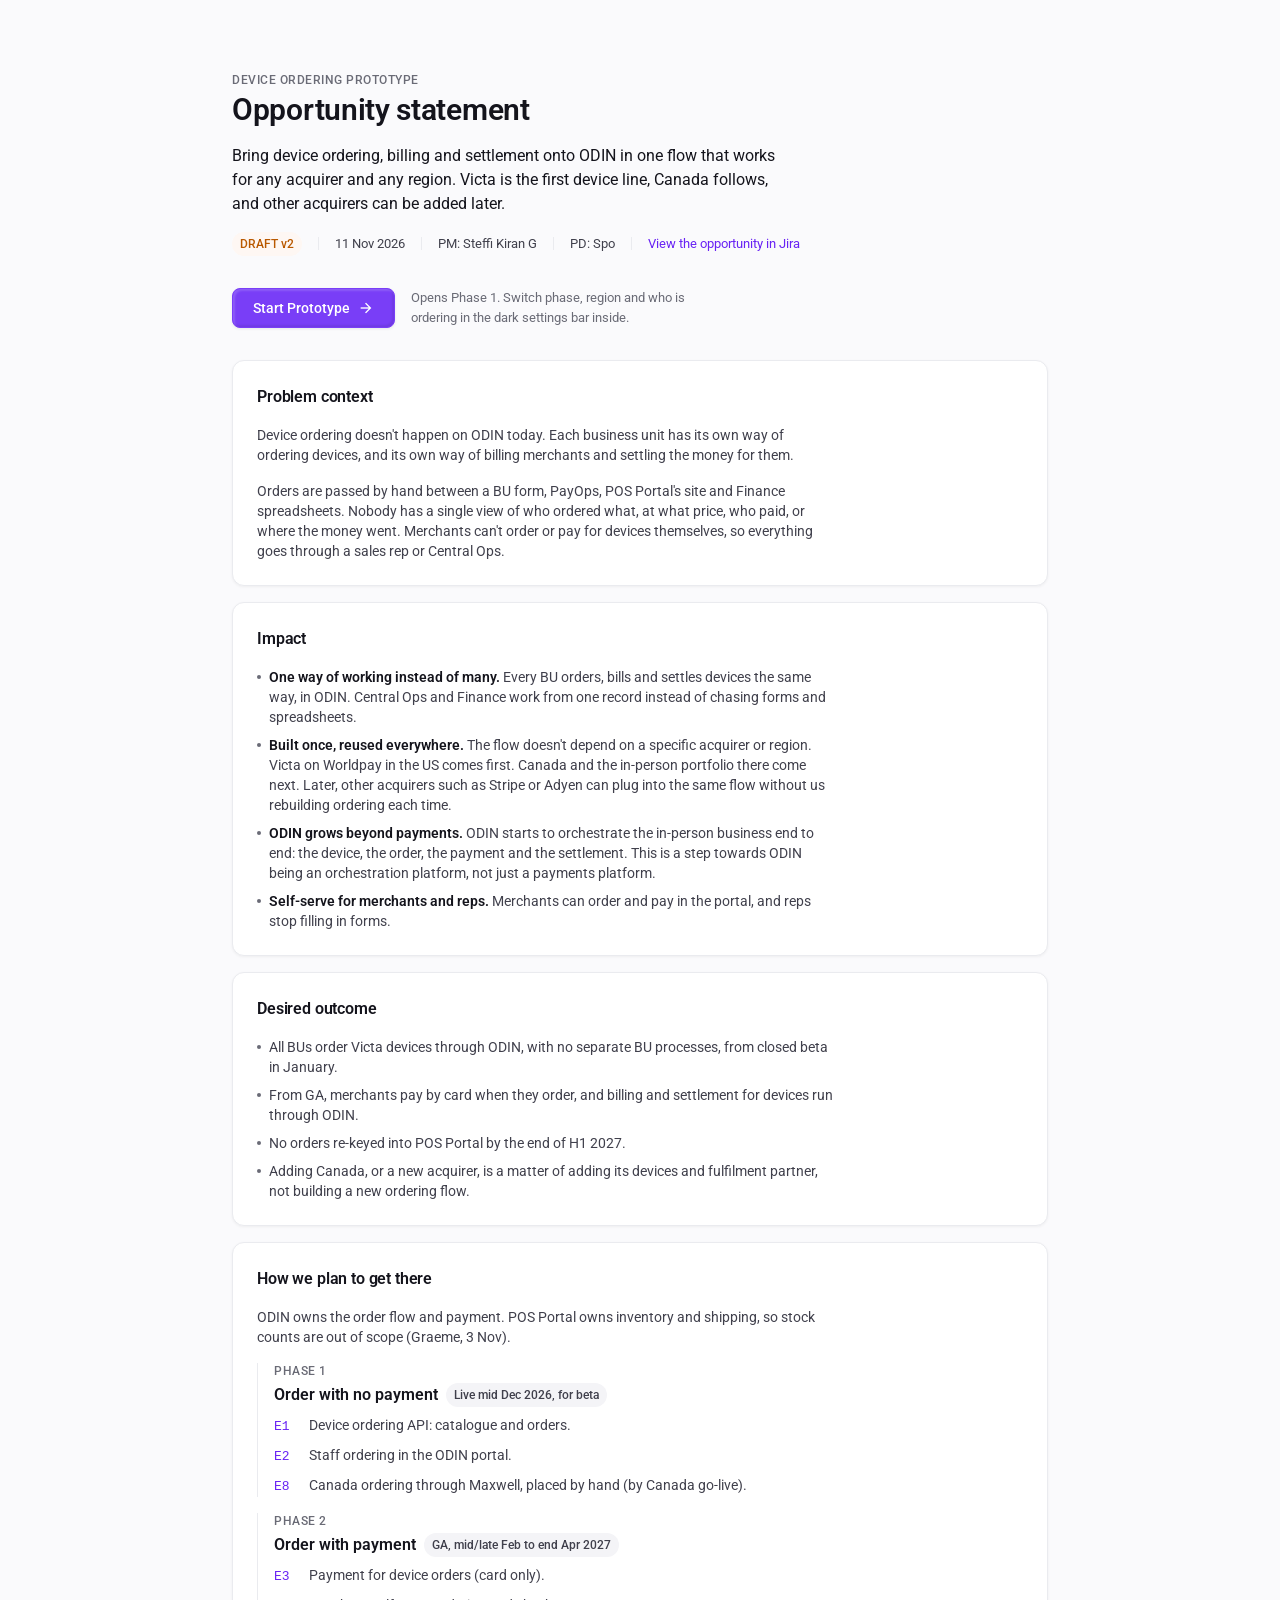
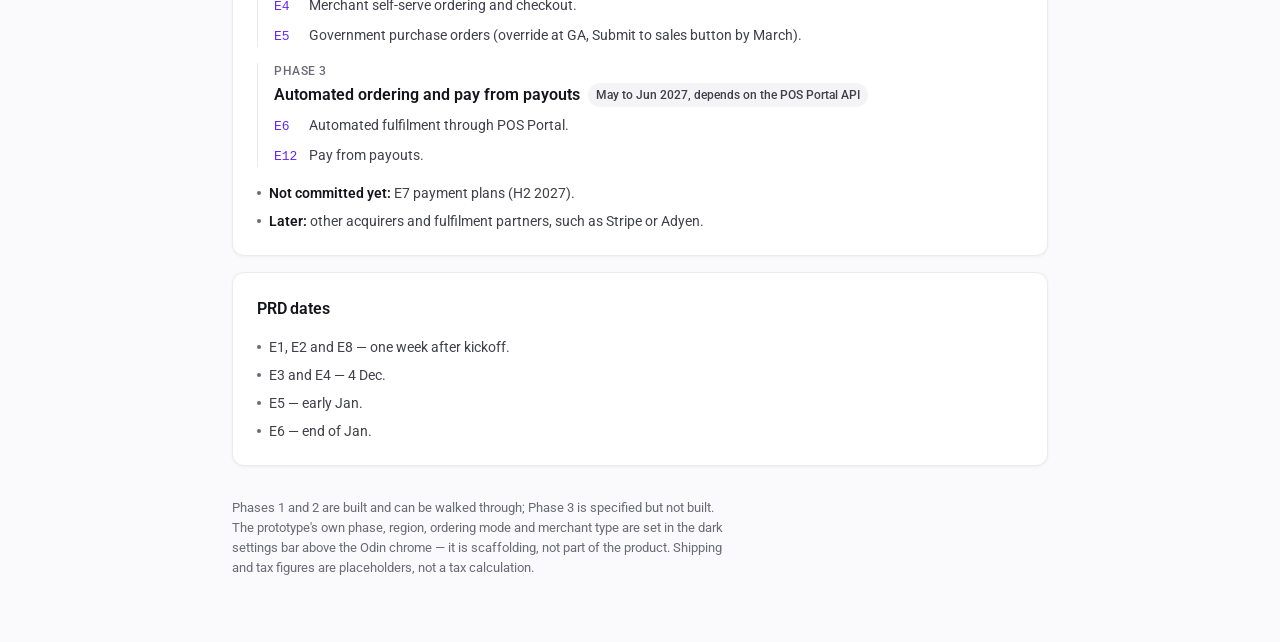
<file: index.html>
<!doctype html>
<html lang="en">
<head>
<meta charset="utf-8">
<meta name="viewport" content="width=device-width, initial-scale=1">
<title>Device ordering prototype · Odin</title>
<link rel="icon" href="assets/brand/logomark.png">
<link rel="preconnect" href="https://fonts.googleapis.com">
<link rel="preconnect" href="https://fonts.gstatic.com" crossorigin>
<link href="https://fonts.googleapis.com/css2?family=Roboto:wght@400;500;600;700&display=swap" rel="stylesheet">
<link href="https://fonts.googleapis.com/css2?family=Material+Symbols+Outlined:opsz,wght,FILL,GRAD@20..48,100..700,0..1,-50..200&display=block" rel="stylesheet">
<link rel="stylesheet" href="css/atlas.css">
<link rel="stylesheet" href="css/atlas-components.css">
<link rel="stylesheet" href="css/prototype-start.css">
</head>

<!-- No Odin shell and no css/styles.css: this page is the way into the
     prototype, not a screen inside Odin. -->
<body class="atlas">

<div class="proto">

  <header class="proto__head">
    <span class="proto__eyebrow">Device ordering prototype</span>
    <h1 class="t-page-title">Opportunity statement</h1>

    <p class="proto__lede t-body-large">
      Bring device ordering, billing and settlement onto ODIN in one flow that
      works for any acquirer and any region. Victa is the first device line,
      Canada follows, and other acquirers can be added later.
    </p>

    <!-- The parenthetical that followed the statement, broken out so the
         draft status and the owner are readable at a glance. -->
    <p class="proto__meta">
      <!-- Warning rather than neutral: the page background is
           surface-sunken (#fafafc) and the neutral badge is info-subtle
           (#f4f4f7), so a neutral pill here is invisible. The phase badges
           below keep neutral because they sit on white cards. -->
      <span class="badge badge--warning">DRAFT v2</span>
      <span>11 Nov 2026</span>
      <span>PM: Steffi Kiran G</span>
      <span>PD: Spo</span>
      <a class="link" href="https://clubessentialholdings.atlassian.net/jira/polaris/projects/OR/ideas/view/71aad5d5-98de-4488-871e-58b79aaa5617?selectedIssue=OR-57">View the opportunity in Jira</a>
    </p>

    <!-- The one way in. Always Phase 1, whatever was last used: the prototype
         bar inside takes over from here and can switch to Phase 2. -->
    <div class="proto__cta">
      <a class="btn btn--primary btn--large" href="devices.html?phase=1">
        Start Prototype<span class="ms" aria-hidden="true">arrow_forward</span>
      </a>
      <span class="t-body-small t-subtle">Opens Phase 1. Switch phase, region and who is ordering in the dark settings bar inside.</span>
    </div>
  </header>

  <div class="proto__sections">

    <section class="card card--hero proto-section" aria-labelledby="problem-title">
      <h2 class="t-card-title" id="problem-title">Problem context</h2>
      <p>
        Device ordering doesn't happen on ODIN today. Each business unit has
        its own way of ordering devices, and its own way of billing merchants
        and settling the money for them.
      </p>
      <p>
        Orders are passed by hand between a BU form, PayOps, POS Portal's site
        and Finance spreadsheets. Nobody has a single view of who ordered what,
        at what price, who paid, or where the money went. Merchants can't order
        or pay for devices themselves, so everything goes through a sales rep
        or Central Ops.
      </p>
    </section>

    <section class="card card--hero proto-section" aria-labelledby="impact-title">
      <h2 class="t-card-title" id="impact-title">Impact</h2>
      <ul class="proto-list">
        <li><strong>One way of working instead of many.</strong> Every BU
          orders, bills and settles devices the same way, in ODIN. Central Ops
          and Finance work from one record instead of chasing forms and
          spreadsheets.</li>
        <li><strong>Built once, reused everywhere.</strong> The flow doesn't
          depend on a specific acquirer or region. Victa on Worldpay in the US
          comes first. Canada and the in-person portfolio there come next.
          Later, other acquirers such as Stripe or Adyen can plug into the same
          flow without us rebuilding ordering each time.</li>
        <li><strong>ODIN grows beyond payments.</strong> ODIN starts to
          orchestrate the in-person business end to end: the device, the order,
          the payment and the settlement. This is a step towards ODIN being an
          orchestration platform, not just a payments platform.</li>
        <li><strong>Self-serve for merchants and reps.</strong> Merchants can
          order and pay in the portal, and reps stop filling in forms.</li>
      </ul>
    </section>

    <section class="card card--hero proto-section" aria-labelledby="outcome-title">
      <h2 class="t-card-title" id="outcome-title">Desired outcome</h2>
      <ul class="proto-list">
        <li>All BUs order Victa devices through ODIN, with no separate BU
          processes, from closed beta in January.</li>
        <li>From GA, merchants pay by card when they order, and billing and
          settlement for devices run through ODIN.</li>
        <li>No orders re-keyed into POS Portal by the end of H1 2027.</li>
        <li>Adding Canada, or a new acquirer, is a matter of adding its devices
          and fulfilment partner, not building a new ordering flow.</li>
      </ul>
    </section>

    <section class="card card--hero proto-section" aria-labelledby="plan-title">
      <h2 class="t-card-title" id="plan-title">How we plan to get there</h2>
      <p>
        ODIN owns the order flow and payment. POS Portal owns inventory and
        shipping, so stock counts are out of scope (Graeme, 3 Nov).
      </p>

      <div class="plan">

        <div class="plan__phase">
          <div class="plan__head">
            <span class="proto__eyebrow">Phase 1</span>
            <h3 class="plan__name">Order with no payment</h3>
            <span class="badge badge--neutral">Live mid Dec 2026, for beta</span>
          </div>
          <ul class="proto-list proto-list--epics">
            <li><span class="epic">E1</span> Device ordering API: catalogue and orders.</li>
            <li><span class="epic">E2</span> Staff ordering in the ODIN portal.</li>
            <li><span class="epic">E8</span> Canada ordering through Maxwell, placed by hand (by Canada go-live).</li>
          </ul>
        </div>

        <div class="plan__phase">
          <div class="plan__head">
            <span class="proto__eyebrow">Phase 2</span>
            <h3 class="plan__name">Order with payment</h3>
            <span class="badge badge--neutral">GA, mid/late Feb to end Apr 2027</span>
          </div>
          <ul class="proto-list proto-list--epics">
            <li><span class="epic">E3</span> Payment for device orders (card only).</li>
            <li><span class="epic">E4</span> Merchant self-serve ordering and checkout.</li>
            <li><span class="epic">E5</span> Government purchase orders (override at GA, Submit to sales button by March).</li>
          </ul>
        </div>

        <div class="plan__phase">
          <div class="plan__head">
            <span class="proto__eyebrow">Phase 3</span>
            <h3 class="plan__name">Automated ordering and pay from payouts</h3>
            <span class="badge badge--neutral">May to Jun 2027, depends on the POS Portal API</span>
          </div>
          <ul class="proto-list proto-list--epics">
            <li><span class="epic">E6</span> Automated fulfilment through POS Portal.</li>
            <li><span class="epic">E12</span> Pay from payouts.</li>
          </ul>
        </div>

      </div>

      <ul class="proto-list">
        <li><strong>Not committed yet:</strong> E7 payment plans (H2 2027).</li>
        <li><strong>Later:</strong> other acquirers and fulfilment partners,
          such as Stripe or Adyen.</li>
      </ul>
    </section>

    <section class="card card--hero proto-section" aria-labelledby="prd-title">
      <h2 class="t-card-title" id="prd-title">PRD dates</h2>
      <ul class="proto-list">
        <li>E1, E2 and E8 — one week after kickoff.</li>
        <li>E3 and E4 — 4 Dec.</li>
        <li>E5 — early Jan.</li>
        <li>E6 — end of Jan.</li>
      </ul>
    </section>

  </div>

  <p class="proto__foot t-body-small">
    Phases 1 and 2 are built and can be walked through; Phase 3 is specified
    but not built. The prototype's own phase, region, ordering mode and
    merchant type are set in the dark settings bar above the Odin chrome — it
    is scaffolding, not part of the product. Shipping and tax figures are
    placeholders, not a tax calculation.
  </p>

</div>

</body>
</html>
</file>
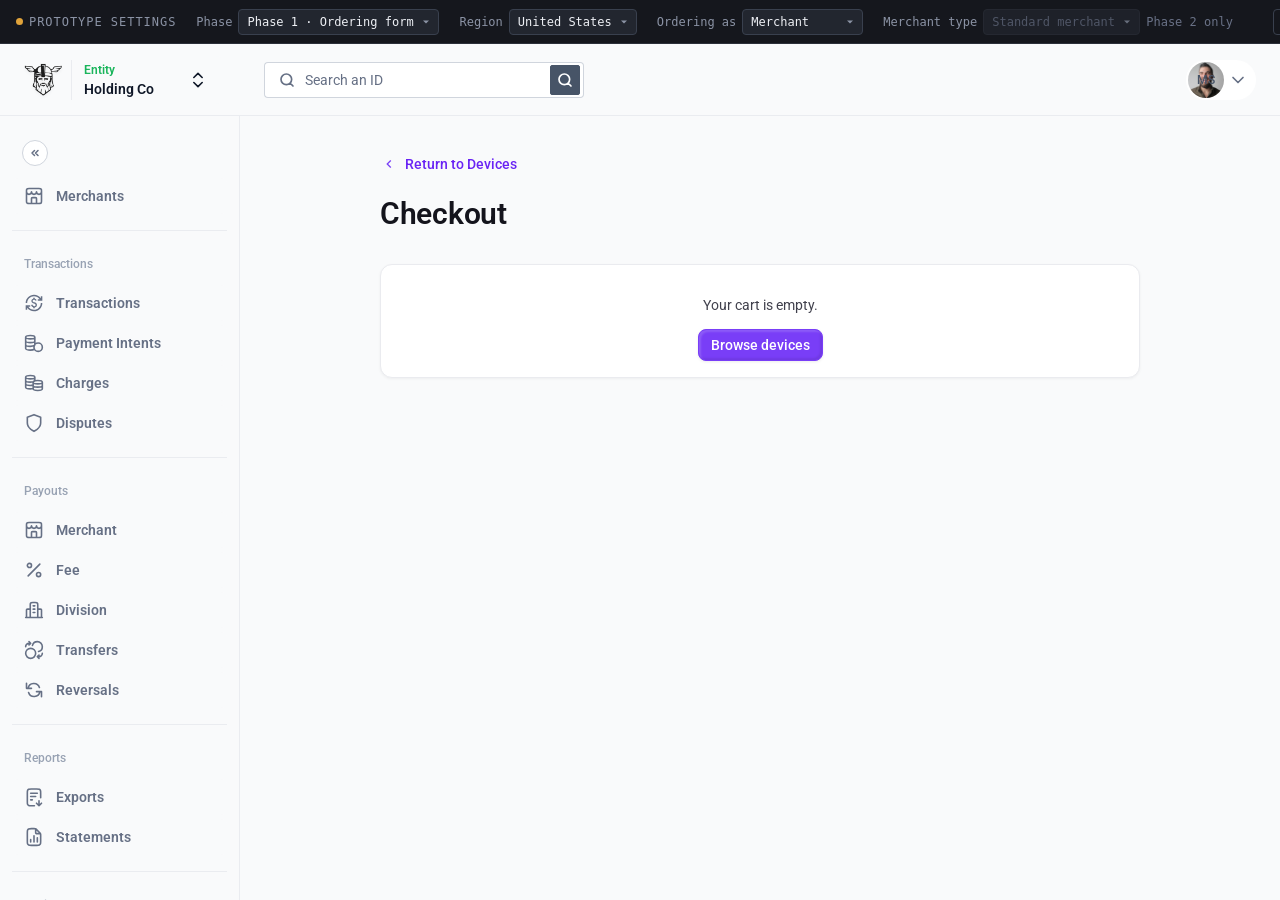
<file: checkout.html>
<!doctype html>
<html lang="en">
<head>
<meta charset="utf-8">
<meta name="viewport" content="width=device-width, initial-scale=1">
<title>Checkout · Odin</title>
<link rel="icon" href="assets/brand/logomark.png">
<link rel="preconnect" href="https://fonts.googleapis.com">
<link rel="preconnect" href="https://fonts.gstatic.com" crossorigin>
<link href="https://fonts.googleapis.com/css2?family=Roboto:wght@400;500;600;700&display=swap" rel="stylesheet">
<link href="https://fonts.googleapis.com/css2?family=Material+Symbols+Outlined:opsz,wght,FILL,GRAD@20..48,100..700,0..1,-50..200&display=block" rel="stylesheet">
<link rel="stylesheet" href="css/styles.css">
<link rel="stylesheet" href="css/atlas.css">
<link rel="stylesheet" href="css/atlas-components.css">
<link rel="stylesheet" href="css/order.css">
<link rel="stylesheet" href="css/prototype-bar.css">
</head>
<body>

<div id="shell-root"></div>

<!-- Moved into the Odin content area by renderShell(). -->
<template id="page-template">
  <div class="atlas">
    <div id="view"></div>
  </div>
</template>

<script src="js/shell.js"></script>
<script src="js/devices-catalogue.js"></script>
<script src="js/order.js"></script>
<script src="js/prototype-bar.js"></script>
<script>
renderShell('device-list').append(document.getElementById('page-template').content);

const view = document.getElementById('view');
let editingAddress = false;

/* ---------- Empty cart ---------- */

function renderEmpty() {
  view.innerHTML =
    '<main class="page page--narrow">' +
    '<a class="btn btn--tertiary back-link" href="order.html">' +
      '<span class="ms" aria-hidden="true">chevron_left</span>Return to Devices' +
    '</a>' +
      '<div class="page__head"><h1 class="t-page-title">Checkout</h1></div>' +
      '<div class="card" style="text-align:center">' +
        '<p class="t-secondary">Your cart is empty.</p>' +
        '<a class="btn btn--primary" href="order.html">Browse devices</a>' +
      '</div>' +
    '</main>';
}

/* ---------- Address ---------- */

function addressBlock() {
  const a = currentAddress();
  if (!editingAddress) {
    return '<div class="address">' +
      '<div class="address__block">' +
        addressLines(a).map(function (l) { return '<span>' + esc(l) + '</span>'; }).join('') +
      '</div>' +
      '<div><button class="btn btn--secondary btn--small" type="button" id="edit-address">' +
        '<span class="ms" aria-hidden="true">edit</span>Edit address</button></div>' +
    '</div>';
  }
  function field(id, label, value, full, placeholder) {
    return '<label class="field' + (full ? ' field--full' : '') + '">' +
      '<span class="field__label">' + esc(label) + '</span>' +
      '<span class="input"><input id="' + id + '" type="text" value="' + esc(value) + '"' +
        (placeholder ? ' placeholder="' + esc(placeholder) + '"' : '') + '></span>' +
    '</label>';
  }

  /* The two fields that differ between the regions. The United States takes a
     State and a ZIP code, Canada a Province and a Postal code — different
     words for different things, not a relabelling, which is why the list
     behind the picker comes from the region too. The picker holds the
     two-letter code, which is what the address block already prints. */
  const r = currentRegion();
  const subdivisionOpts = ['<option value="">Select a ' + esc(r.subdivisionLabel.toLowerCase()) + '…</option>']
    .concat(r.subdivisions.map(function (pair) {
      return '<option value="' + esc(pair[0]) + '"' + (pair[0] === a.region ? ' selected' : '') + '>' +
        esc(pair[1]) + '</option>';
    })).join('');

  return '<div class="address">' +
    '<div class="form-grid">' +
      field('addr-company', 'Company name', a.company, true) +
      field('addr-line1', 'Address line 1', a.line1, true) +
      field('addr-line2', 'Address line 2', a.line2, true) +
      field('addr-city', 'City', a.city) +
      '<label class="field"><span class="field__label">' + esc(r.subdivisionLabel) + '</span>' +
        '<span class="input"><select id="addr-region">' + subdivisionOpts + '</select>' +
        '<span class="ms ms--secondary" aria-hidden="true">keyboard_arrow_down</span></span></label>' +
      field('addr-postcode', r.postcodeLabel, a.postcode, false, r.postcodePlaceholder) +
      /* The country is the region, so it is shown rather than asked for:
         letting it be typed would let the address contradict the setting that
         decides the devices, the currency and these very fields. */
      '<label class="field"><span class="field__label">Country</span>' +
        '<span class="input input--readonly"><input id="addr-country" type="text" readonly value="' +
          esc(r.country) + '"></span>' +
        '<span class="field__helper">Set by the Region in the prototype bar.</span></label>' +
    '</div>' +
    '<div style="display:flex;gap:var(--space-gap-related)">' +
      '<button class="btn btn--primary btn--small" type="button" id="save-address">Save address</button>' +
      '<button class="btn btn--tertiary btn--small" type="button" id="reset-address">Reset to business address</button>' +
    '</div>' +
  '</div>';
}

/* ---------- Ordering for ---------- */

/* The Merchant / Internal ops switch used to live here. It is a prototype
   setting rather than something a real user would toggle mid-checkout, so it
   moved to the bar at the top of the page; this card keeps only the pickers
   that an ops user genuinely fills in. */
function orderingForBlock() {
  const ops = state.mode === 'ops';
  const business = businessByName(state.business);

  let picker;
  if (!ops) {
    picker = '<div class="address__block">' +
      '<span class="line__name">' + esc(state.merchant) + '</span>' +
      '<span>' + esc(state.business) + '</span>' +
    '</div>';
  } else {
    const businessOpts = BUSINESSES.map(function (b) {
      return '<option' + (b.name === state.business ? ' selected' : '') + '>' + esc(b.name) + '</option>';
    }).join('');
    const merchantOpts = ['<option value="">Select a merchant…</option>'].concat(
      business.merchants.map(function (m) {
        return '<option' + (m === state.merchant ? ' selected' : '') + '>' + esc(m) + '</option>';
      })
    ).join('');
    picker =
      '<label class="field"><span class="field__label">Business</span>' +
        '<span class="input"><select id="pick-business">' + businessOpts + '</select>' +
        '<span class="ms ms--secondary" aria-hidden="true">keyboard_arrow_down</span></span></label>' +
      '<label class="field"><span class="field__label">Merchant <span class="field__required" aria-hidden="true">*</span></span>' +
        '<span class="input"><select id="pick-merchant">' + merchantOpts + '</select>' +
        '<span class="ms ms--secondary" aria-hidden="true">keyboard_arrow_down</span></span>' +
        (merchantMissing() ? '<span class="field__helper field__helper--error"><span class="ms" aria-hidden="true">error</span>Choose the merchant this order is for.</span>' : '') +
      '</label>';
  }

  return '<section class="card"><h2 class="t-card-title">Ordering for</h2>' +
    '<div style="display:flex;flex-direction:column;gap:var(--space-gap-group);margin-top:var(--space-gap-group)">' +
      picker +
    '</div></section>';
}

function merchantMissing() {
  return state.mode === 'ops' && !state.merchant;
}

/* ---------- Totals ---------- */

function row(key, val, cls) {
  return '<div class="row' + (cls ? ' ' + cls : '') + '">' +
    '<span class="row__key">' + key + '</span>' +
    '<span class="row__val">' + val + '</span></div>';
}

/* Phase 1 shows what an order would cost and then cancels it; Phase 2 shows
   what is actually being charged. The discount row only appears when there is
   a discount, so the two read as the same summary with different inputs. */
function summaryBlock(t) {
  const rows = [row('Subtotal', esc(money(t.subtotal)))];

  if (t.discount > 0) {
    rows.push(row('BETA discount (100%)', '−' + esc(money(t.discount)), 'summary__discount'));
  }

  if (isPhase2()) {
    rows.push(row('Shipping', esc(money(t.shipping))));
    rows.push(row(esc(t.taxLabel), t.taxNote
      ? '<span class="t-subtle">' + esc(t.taxNote) + '</span>'
      : esc(money(t.tax))));
  } else {
    rows.push(row('Shipping', '<span class="t-subtle">Free during beta</span>'));
    rows.push(row('Tax', '<span class="t-subtle">' + esc(money(0)) + '</span>'));
  }

  return '<div class="summary">' + rows.join('') +
    '<hr class="divider">' +
    row(isPhase2() ? 'Total due' : 'Payment total', esc(money(t.total)), 'summary__grand') +
    (isPhase2()
      ? '<p class="t-caption t-subtle" style="margin:var(--space-gap-related) 0 0">' +
        'Shipping and tax are indicative placeholder rates, not a tax calculation.</p>'
      : '') +
  '</div>';
}

/* ---------- Payment ----------

   NO CARD DATA IS STORED. The fields below are inert mocks: nothing typed into
   them is written to state, to localStorage, to the order record or to the
   console. They are read once, at submit, to check they are not empty, and are
   then discarded — which also means a re-render (editing the address, closing
   the cart dialog) clears them, and they have to be typed again.

   This is NOT the pattern for the real build. Production Odin must use the
   payment provider's hosted or tokenised fields so that a card number never
   enters Odin's DOM at all. */

const CARD_FIELDS = [
  { id: 'card-name', label: 'Name on card', placeholder: 'As printed on the card', full: true },
  { id: 'card-number', label: 'Card number', placeholder: '4242 4242 4242 4242', full: true },
  { id: 'card-expiry', label: 'Expiry', placeholder: 'MM / YY' },
  { id: 'card-cvc', label: 'Security code', placeholder: 'CVC' }
];

let cardError = false;

function cardFieldsBlock() {
  const fields = CARD_FIELDS.map(function (f) {
    return '<label class="field' + (f.full ? ' field--full' : '') + '">' +
      '<span class="field__label">' + esc(f.label) + '</span>' +
      '<span class="input"><input id="' + f.id + '" type="text" autocomplete="off" ' +
        'spellcheck="false" placeholder="' + esc(f.placeholder) + '"></span>' +
    '</label>';
  }).join('');

  /* The on-screen "do not enter real card details" notice was removed on the
     user's instruction. The guarantee it described still holds, and is enforced
     here and in the submit handler rather than by that notice. */
  return '<div class="pay-card">' +
    '<div class="form-grid">' + fields + '</div>' +
    (cardError
      ? '<p class="field__helper field__helper--error" style="margin-top:var(--space-gap-related)">' +
        '<span class="ms" aria-hidden="true">error</span>Fill the card fields to continue.</p>'
      : '') +
  '</div>';
}

function paymentBlock(t) {
  /* A government entity pays nothing in Odin, so there is no payment step at
     all — flow.md Phase 2, step 3. */
  if (isGovernment()) {
    return '<section class="card">' +
      '<h2 class="t-card-title">Place order</h2>' +
      '<div class="callout callout--info" style="margin-top:var(--space-gap-group)">' +
        '<span class="ms" aria-hidden="true">receipt_long</span>' +
        '<span class="callout__body">' +
          '<span class="callout__text">This order goes to your sales rep for review and will ' +
          'provide a purchase order for approval and then an invoice.</span>' +
        '</span>' +
      '</div>' +
    '</section>';
  }

  /* Card only. The Pay by card / Deduct from next month's payout choice was
     removed on the user's instruction, so a standard merchant goes straight to
     the card fields. effectivePaymentMethod() in js/order.js is what makes a
     'payout' left in stored state harmless. */
  return '<section class="card">' +
    '<h2 class="t-card-title">Payment</h2>' +
    cardFieldsBlock() +
  '</section>';
}

/* The banner above the order. Phase 1 explains why nothing is charged; Phase 2
   has a real amount, so it explains what happens on submit instead. */
function headerCallout(t) {
  if (!isPhase2()) {
    return '<div class="callout callout--info">' +
      '<span class="ms" aria-hidden="true">info</span>' +
      '<span class="callout__body">' +
        '<span class="callout__title">No payment is taken during beta</span>' +
        '<span class="callout__text">A 100% beta discount brings the payment total to ' + esc(money(0)) +
        '. Operations is emailed when you submit, and fulfils the order outside Odin.</span>' +
      '</span>' +
    '</div>';
  }

  if (isGovernment()) {
    return '<div class="callout callout--info">' +
      '<span class="ms" aria-hidden="true">info</span>' +
      '<span class="callout__body">' +
        '<span class="callout__title">Government entity order</span>' +
        '<span class="callout__text">Submitting sends this to your sales rep rather than ' +
        'taking payment. The purchase order and invoice are handled outside Odin.</span>' +
      '</span>' +
    '</div>';
  }

  /* Phase 2, standard merchant: nothing. The callout that stood here was
     removed on the user's instruction. `.checkout__right` is a flex column
     with a gap, so an empty string leaves no hole. */
  return '';
}

function submitLabel() {
  if (isGovernment()) return 'Submit to sales rep';
  if (isPhase2()) return 'Pay and submit order';
  return 'Submit order';
}

/* ---------- Checkout ---------- */

function renderCheckout() {
  const t = totals();

  const lineup = t.lines.map(function (l) {
    return '<img src="' + esc(l.device.image) + '" alt="">';
  }).join('');

  const lines = t.lines.map(function (l) {
    return '<div class="line">' +
      '<span class="line__qty">' + l.qty + ' ×</span>' +
      '<span class="line__body">' +
        '<span class="line__name">' + esc(l.device.name) + '</span><br>' +
        '<span class="t-body-small t-secondary">' + esc(money(l.device.price)) + ' each</span>' +
      '</span>' +
      '<span class="line__total">' + esc(money(l.lineTotal)) + '</span>' +
    '</div>';
  }).join('<hr class="divider">');

  const summary = summaryBlock(t);

  view.innerHTML =
    '<div class="page">' +
    /* Same way back as the detail page: neither is reachable from the nav. */
    '<a class="btn btn--tertiary back-link" href="order.html">' +
      '<span class="ms" aria-hidden="true">chevron_left</span>Return to Devices' +
    '</a>' +
    '<div class="page__head"><h1 class="t-page-title">Checkout</h1></div>' +
    '<div class="checkout">' +
      '<div class="checkout__left"><div class="checkout__left-inner">' +
        '<div style="display:flex;align-items:flex-start;justify-content:space-between;gap:var(--space-gap-group)">' +
          '<div>' +
            '<p class="t-label t-secondary" style="margin:0;text-transform:uppercase">Device order</p>' +
            '<p class="checkout__total" style="margin:var(--space-gap-pair) 0 0">' + esc(money(t.total)) + '</p>' +
          '</div>' +
          '<button class="btn btn--secondary" type="button" id="edit-order">Edit order</button>' +
        '</div>' +
        '<div class="lineup">' + lineup + '</div>' +
        lines +
        '<hr class="divider" style="margin:var(--space-gap-group) 0">' +
        summary +
      '</div></div>' +

      '<div class="checkout__right">' +
        headerCallout(t) +

        orderingForBlock() +

        /* All three fields are optional, in both modes — the description says
           so. Nothing here gates submit. */
        '<section class="card">' +
          '<h2 class="t-card-title">Delivery Contact Information</h2>' +
          '<p class="t-body-small t-subtle" style="margin:var(--space-gap-pair) 0 var(--space-gap-group)">Optionally add contact information for delivery updates.</p>' +
          '<div class="form-grid">' +
            '<label class="field field--full"><span class="field__label">Recipient’s name</span>' +
              '<span class="input"><input id="recipient" type="text" value="' + esc(state.contact.recipient) + '" placeholder="Who should we address it to?"></span></label>' +
            '<label class="field field--full"><span class="field__label">Email</span>' +
              '<span class="input"><input id="email" type="email" value="' + esc(state.contact.email) + '" placeholder="name@example.com"></span>' +
              '<span class="field__helper">Used for delivery updates only.</span></label>' +
            '<label class="field field--full"><span class="field__label">Contact phone number</span>' +
              '<span class="input"><input id="phone" type="tel" value="' + esc(state.contact.phone) + '" placeholder="+44 20 7946 0000"></span>' +
              '<span class="field__helper">Used for delivery updates only.</span></label>' +
          '</div>' +
        '</section>' +

        '<section class="card">' +
          '<h2 class="t-card-title">Shipping address</h2>' +
          '<p class="t-body-small t-subtle" style="margin:var(--space-gap-pair) 0 var(--space-gap-group)">Defaults to the business address on file.</p>' +
          addressBlock() +
        '</section>' +

        /* Payment sits last, directly above the button that acts on it. In
           Phase 1 there is nothing to show. */
        (isPhase2() ? paymentBlock(t) : '') +

        '<button class="btn btn--primary btn--large" type="button" id="submit" style="width:100%">' +
          submitLabel() + '</button>' +
        '<p class="t-caption t-subtle" style="margin:0;text-align:center">Delivering to ' + esc(currentRegion().label) + '</p>' +
      '</div>' +
    '</div>' +
    '</div>';

  wireCheckout();
}

function wireCheckout() {
  const byId = function (id) { return document.getElementById(id); };

  const pickBusiness = byId('pick-business');
  if (pickBusiness) {
    pickBusiness.addEventListener('change', function () {
      state.business = pickBusiness.value;
      state.merchant = '';
      resetAddressToBusiness();
      renderCheckout();
    });
  }

  const pickMerchant = byId('pick-merchant');
  if (pickMerchant) {
    pickMerchant.addEventListener('change', function () {
      state.merchant = pickMerchant.value;
      commit();
      renderCheckout();
    });
  }

  const recipient = byId('recipient');
  if (recipient) recipient.addEventListener('input', function () { state.contact.recipient = recipient.value; commit(); });
  const email = byId('email');
  if (email) email.addEventListener('input', function () { state.contact.email = email.value; commit(); });
  const phone = byId('phone');
  if (phone) phone.addEventListener('input', function () { state.contact.phone = phone.value; commit(); });

  const editOrder = byId('edit-order');
  if (editOrder) editOrder.addEventListener('click', openCartModal);

  const editBtn = byId('edit-address');
  if (editBtn) editBtn.addEventListener('click', function () { editingAddress = true; renderCheckout(); });

  const saveBtn = byId('save-address');
  if (saveBtn) saveBtn.addEventListener('click', function () {
    state.address = {
      company: byId('addr-company').value,
      line1: byId('addr-line1').value,
      line2: byId('addr-line2').value,
      city: byId('addr-city').value,
      region: byId('addr-region').value,
      postcode: byId('addr-postcode').value,
      country: byId('addr-country').value
    };
    commit();
    editingAddress = false;
    renderCheckout();
  });

  const resetBtn = byId('reset-address');
  if (resetBtn) resetBtn.addEventListener('click', function () {
    resetAddressToBusiness();
    editingAddress = false;
    renderCheckout();
  });

  const submit = byId('submit');
  submit.disabled = merchantMissing();
  submit.addEventListener('click', function () {
    if (merchantMissing()) { renderCheckout(); return; }

    /* Read once, check, discard. The values are never assigned anywhere that
       outlives this function. */
    if (isPhase2() && !isGovernment()) {
      const filled = CARD_FIELDS.every(function (f) {
        const el = byId(f.id);
        return el && el.value.trim() !== '';
      });
      if (!filled) {
        cardError = true;
        renderCheckout();
        const first = byId(CARD_FIELDS[0].id);
        if (first) first.focus();
        return;
      }
    }
    cardError = false;

    /* flow.md Phase 2: the order is placed only once payment completes, so the
       button holds while that is simulated. It always succeeds — failed
       payment is still an open question in the spec. */
    if (isPhase2() && !isGovernment()) {
      submit.disabled = true;
      submit.textContent = 'Processing payment…';
      setTimeout(function () { renderConfirmation(submitOrder()); }, 1200);
      return;
    }

    renderConfirmation(submitOrder());
  });
}

/* ---------- Edit order ----------
   Atlas has no Modal, so this is the composed .modal from
   css/atlas-components.css. Quantity changes land in the cart as they are
   made — there is no Cancel — and the checkout behind is re-rendered on close
   so its lineup, line totals and summary pick them up. */

let modalReturnFocus = null;

function cartModalBody() {
  const lines = cartLines();
  if (!lines.length) return '<p class="modal__empty">Your cart is empty.</p>';

  return lines.map(function (l) {
    const name = esc(l.device.name);
    return '<div class="cart-line" data-id="' + esc(l.device.id) + '">' +
      '<span class="cart-line__media"><img src="' + esc(l.device.image) + '" alt=""></span>' +
      '<span class="cart-line__name">' + name + '</span>' +
      '<span class="cart-line__unit">' + esc(money(l.device.price)) + '</span>' +
      '<span class="qty">' +
        '<button class="qty__btn" type="button" data-step="-1"' + (l.qty <= 1 ? ' disabled' : '') +
          ' aria-label="Decrease quantity of ' + name + '"><span class="ms" aria-hidden="true">remove</span></button>' +
        '<input class="qty__value" type="number" min="1" max="99" value="' + l.qty + '" aria-label="Quantity of ' + name + '">' +
        '<button class="qty__btn" type="button" data-step="1"' + (l.qty >= 99 ? ' disabled' : '') +
          ' aria-label="Increase quantity of ' + name + '"><span class="ms" aria-hidden="true">add</span></button>' +
      '</span>' +
      '<button class="cart-line__remove" type="button" data-remove aria-label="Remove ' + name + ' from the cart">' +
        '<span class="ms" aria-hidden="true">delete</span></button>' +
      '<span class="cart-line__total">' + esc(money(l.lineTotal)) + '</span>' +
    '</div>';
  }).join('');
}

/* focusSel keeps the keyboard where it was across a repaint; the control it
   names is gone whenever that line was removed, so fall back to the footer. */
function paintCartModal(focusSel) {
  const host = document.getElementById('cart-modal');
  const t = totals();

  host.innerHTML =
    '<div class="modal__dialog">' +
      '<div class="modal__head">' +
        '<h2 class="t-card-title modal__title" id="cart-modal-title">Cart</h2>' +
        '<button class="modal__close" type="button" id="cart-modal-close" aria-label="Close">' +
          '<span class="ms" aria-hidden="true">close</span></button>' +
      '</div>' +
      '<div class="modal__body">' + cartModalBody() + '</div>' +
      '<div class="modal__foot">' +
        '<div class="row modal__subtotal">' +
          '<span class="row__key">Subtotal</span>' +
          '<span class="row__val">' + esc(money(t.subtotal)) + '</span>' +
        '</div>' +
        '<button class="btn btn--secondary" type="button" id="cart-modal-done">Return to checkout</button>' +
      '</div>' +
    '</div>';

  wireCartModal();

  const wanted = focusSel && host.querySelector(focusSel);
  (wanted || host.querySelector('#cart-modal-done')).focus();
}

function wireCartModal() {
  const host = document.getElementById('cart-modal');

  host.querySelector('#cart-modal-close').addEventListener('click', closeCartModal);
  host.querySelector('#cart-modal-done').addEventListener('click', closeCartModal);

  host.querySelectorAll('.cart-line').forEach(function (row) {
    const id = row.dataset.id;
    const input = row.querySelector('.qty__value');
    const rowSel = '.cart-line[data-id="' + id + '"] ';

    row.querySelectorAll('[data-step]').forEach(function (b) {
      b.addEventListener('click', function () {
        setQty(id, Number(input.value) + Number(b.dataset.step));
        paintCartModal(rowSel + '[data-step="' + b.dataset.step + '"]');
      });
    });

    /* On input only the numbers move: repainting mid-keystroke would take the
       field out from under the cursor. The row is reconciled on blur. */
    input.addEventListener('input', function () {
      setQty(id, input.value);
      refreshCartTotals();
    });
    input.addEventListener('change', function () { paintCartModal(rowSel + '.qty__value'); });

    row.querySelector('[data-remove]').addEventListener('click', function () {
      setQty(id, 0);
      paintCartModal();
    });
  });
}

/* Keeps the line total and subtotal honest while a quantity is being typed. */
function refreshCartTotals() {
  const host = document.getElementById('cart-modal');
  const t = totals();

  /* Walk the rows on screen, not the cart: a field cleared to nothing has
     already dropped its line, and that row still needs its total zeroed. */
  host.querySelectorAll('.cart-line').forEach(function (row) {
    const line = t.lines.filter(function (l) { return l.device.id === row.dataset.id; })[0];
    row.querySelector('.cart-line__total').textContent = money(line ? line.lineTotal : 0);
  });
  host.querySelector('.modal__subtotal .row__val').textContent = money(t.subtotal);
}

function onModalKey(e) {
  if (e.key === 'Escape') closeCartModal();
}

function openCartModal() {
  modalReturnFocus = document.activeElement;

  const host = document.createElement('div');
  host.className = 'modal';
  host.id = 'cart-modal';
  host.setAttribute('role', 'dialog');
  host.setAttribute('aria-modal', 'true');
  host.setAttribute('aria-labelledby', 'cart-modal-title');

  /* Inside .atlas so the dialog is in the Atlas token scope. */
  document.querySelector('.atlas').appendChild(host);
  host.addEventListener('click', function (e) { if (e.target === host) closeCartModal(); });
  document.addEventListener('keydown', onModalKey);

  paintCartModal('#cart-modal-close');
}

function closeCartModal() {
  const host = document.getElementById('cart-modal');
  if (host) host.remove();
  document.removeEventListener('keydown', onModalKey);

  /* Emptying the cart in the dialog leaves the checkout with nothing to show. */
  if (cartCount() === 0) { renderEmpty(); return; }

  renderCheckout();
  const back = document.getElementById('edit-order');
  if (back) back.focus();
  else if (modalReturnFocus) modalReturnFocus.focus();
}

/* ---------- Confirmation ----------
   What happened differs by branch, so the heading, the explanation and the
   money row all do. Phase 1 keeps the wording it had. */

function confirmCopy(order) {
  if (order.paymentMethod === 'invoice') {
    return {
      icon: 'receipt_long',
      iconClass: ' confirm__icon--neutral',
      title: 'Order ' + esc(order.number) + ' sent to your sales rep',
      body: 'Your sales rep sends a purchase order and invoice outside Odin. Operations fulfils ' +
            'the order once that is settled, and the status here updates to In transit when it ' +
            'is on its way.',
      moneyKey: 'Order total',
      moneyVal: esc(money(order.total, order.region)),
      extra: ['Payment', 'Purchase order and invoice, outside Odin']
    };
  }

  if (order.paymentMethod === 'payout') {
    return {
      icon: 'check',
      iconClass: '',
      title: 'Order ' + esc(order.number) + ' placed',
      body: 'We\u2019ve emailed the operations team. They fulfil the order outside Odin, and the ' +
            'status here updates to In transit once it\u2019s on its way.',
      moneyKey: 'To be deducted',
      moneyVal: esc(money(order.total, order.region)) + ' from your ' + esc(nextPayoutMonth()) + ' payout',
      extra: null
    };
  }

  if (order.paymentMethod === 'card') {
    return {
      icon: 'check',
      iconClass: '',
      title: 'Order ' + esc(order.number) + ' placed',
      body: 'Payment went through and we\u2019ve emailed the operations team. They fulfil the ' +
            'order outside Odin, and the status here updates to In transit once it\u2019s on its way.',
      moneyKey: 'Paid today',
      moneyVal: esc(money(order.total, order.region)) + ' by card',
      extra: null
    };
  }

  /* Phase 1 — nothing was charged. */
  return {
    icon: 'check',
    iconClass: '',
    title: 'Order ' + esc(order.number) + ' placed',
    body: 'We\u2019ve emailed the operations team. They fulfil the order outside Odin, and the ' +
          'status here updates to In transit once it\u2019s on its way.',
    moneyKey: 'Paid today',
    moneyVal: esc(money(order.total, order.region)),
    extra: null
  };
}

function renderConfirmation(order) {
  const c = confirmCopy(order);

  view.innerHTML =
    '<main class="page page--narrow">' +
    '<a class="btn btn--tertiary back-link" href="order.html">' +
      '<span class="ms" aria-hidden="true">chevron_left</span>Return to Devices' +
    '</a>' +
      '<div class="confirm">' +
        '<span class="confirm__icon' + c.iconClass + '">' +
          '<span class="ms" aria-hidden="true">' + c.icon + '</span></span>' +
        '<h1 class="t-page-title">' + c.title + '</h1>' +
        '<p class="t-body-large t-secondary" style="margin:0">' + c.body + '</p>' +
        '<div class="card" style="width:100%">' +
          '<div class="rows">' +
            '<div class="row"><span class="row__key">Merchant</span><span class="row__val">' + esc(order.merchant) + '</span></div>' +
            '<div class="row"><span class="row__key">Devices</span><span class="row__val">' +
              order.lines.map(function (l) { return esc(l.qty + ' × ' + l.name); }).join('<br>') +
            '</span></div>' +
            '<div class="row"><span class="row__key">Shipping to</span><span class="row__val">' +
              addressLines(order.address).map(esc).join('<br>') +
            '</span></div>' +
            (c.extra ? '<div class="row"><span class="row__key">' + esc(c.extra[0]) + '</span>' +
              '<span class="row__val">' + esc(c.extra[1]) + '</span></div>' : '') +
            '<div class="row"><span class="row__key">' + esc(c.moneyKey) + '</span>' +
              '<span class="row__val">' + c.moneyVal + '</span></div>' +
          '</div>' +
        '</div>' +
        '<div style="display:flex;gap:var(--space-gap-related)">' +
          '<a class="btn btn--primary" href="orders.html">View orders</a>' +
          '<a class="btn btn--secondary" href="order.html">Order more devices</a>' +
        '</div>' +
      '</div>' +
    '</main>';
}

/* ---------- Boot ---------- */

if (cartCount() === 0) renderEmpty(); else renderCheckout();
</script>
</body>
</html>
</file>
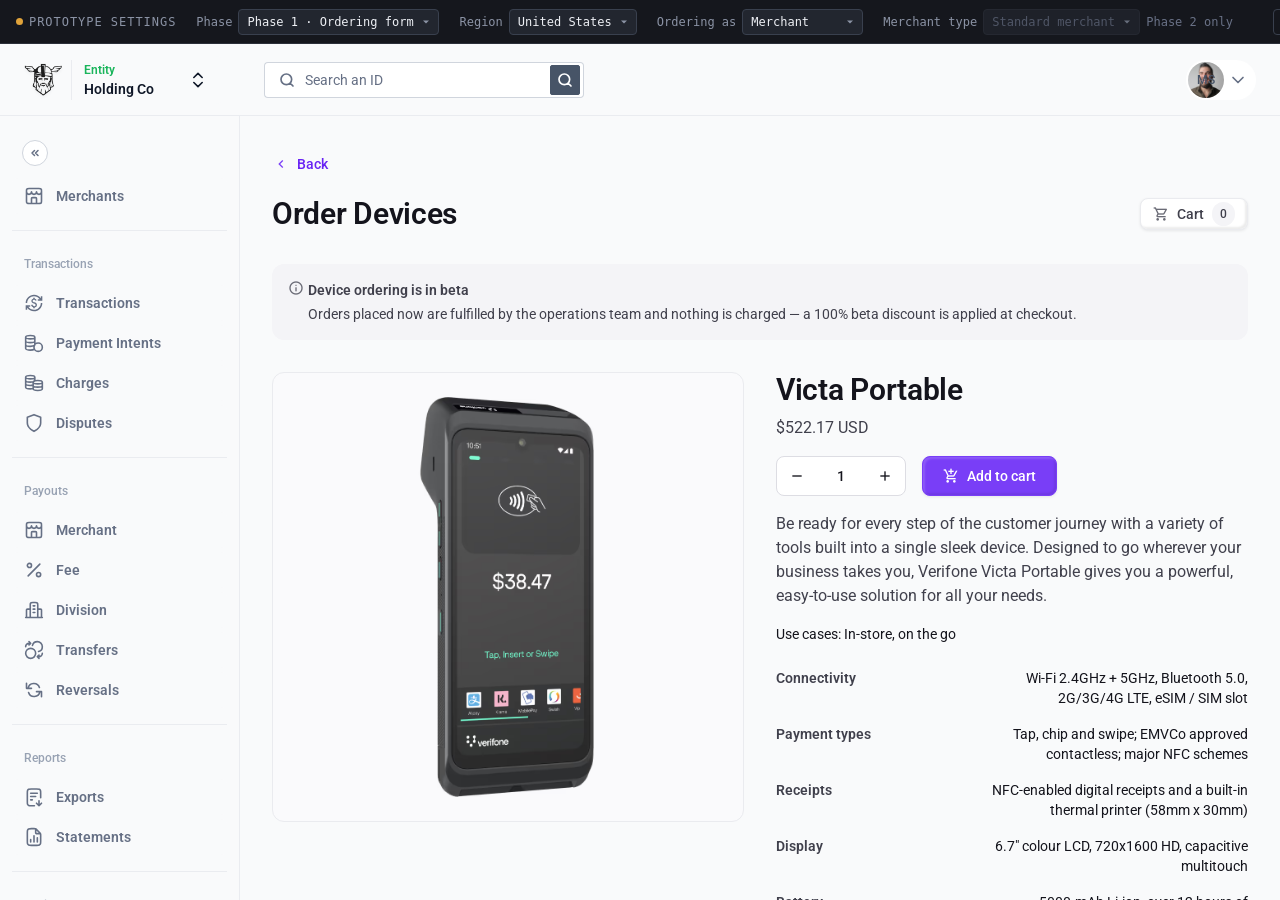
<file: device.html>
<!doctype html>
<html lang="en">
<head>
<meta charset="utf-8">
<meta name="viewport" content="width=device-width, initial-scale=1">
<title>Device · Odin</title>
<link rel="icon" href="assets/brand/logomark.png">
<link rel="preconnect" href="https://fonts.googleapis.com">
<link rel="preconnect" href="https://fonts.gstatic.com" crossorigin>
<link href="https://fonts.googleapis.com/css2?family=Roboto:wght@400;500;600;700&display=swap" rel="stylesheet">
<link href="https://fonts.googleapis.com/css2?family=Material+Symbols+Outlined:opsz,wght,FILL,GRAD@20..48,100..700,0..1,-50..200&display=block" rel="stylesheet">
<link rel="stylesheet" href="css/styles.css">
<link rel="stylesheet" href="css/atlas.css">
<link rel="stylesheet" href="css/atlas-components.css">
<link rel="stylesheet" href="css/order.css">
<link rel="stylesheet" href="css/prototype-bar.css">
</head>
<body>

<div id="shell-root"></div>

<!-- Moved into the Odin content area by renderShell(). -->
<template id="page-template">
  <div class="atlas">
    <div class="page" id="main"></div>
  </div>
</template>

<script src="js/shell.js"></script>
<script src="js/devices-catalogue.js"></script>
<script src="js/order.js"></script>
<script src="js/prototype-bar.js"></script>
<script>
renderShell('device-list').append(document.getElementById('page-template').content);

const params = new URLSearchParams(location.search);

/* A device is only orderable in its own region, so a link to one the current
   region does not sell — a bookmark, or the other region's URL — falls back to
   the first device this region does sell rather than showing a device that
   cannot be added to the cart. */
const regionDevices = devicesForRegion(state.region);
const asked = deviceById(params.get('id'));
const device = (asked && asked.region === state.region) ? asked : regionDevices[0];

document.getElementById('main').innerHTML =
  /* The way back to the catalogue, now that this page has no flow bar. */
  '<a class="btn btn--tertiary back-link" href="order.html">' +
    '<span class="ms" aria-hidden="true">chevron_left</span>Back' +
  '</a>' +
  /* The same head the catalogue uses, so the title and the cart stay put as
     you move between the two. The cart is filled after this markup lands. */
  '<div class="page__head">' +
    '<h1 class="t-page-title">Order Devices</h1>' +
    '<div id="cart"></div>' +
  '</div>' +
  /* Phase 1 only: it promises a 100% beta discount and that nothing is
     charged, which stops being true the moment Phase 2 is live. */
  (isPhase2() ? '' :
  '<div class="callout callout--info" style="margin-bottom:var(--space-gap-section)">' +
    '<span class="ms" aria-hidden="true">info</span>' +
    '<span class="callout__body">' +
      '<span class="callout__title">Device ordering is in beta</span>' +
      '<span class="callout__text">Orders placed now are fulfilled by the operations team and nothing is charged — a 100% beta discount is applied at checkout.</span>' +
    '</span>' +
  '</div>') +
  '<div class="detail">' +
    '<div class="detail__media"><img' + (device.imageOnWhite ? ' class="on-white"' : '') +
      ' src="' + esc(device.image) + '" alt="' + esc(device.name) + '"></div>' +
    '<div class="detail__side">' +
      '<div>' +
        '<h2 class="t-page-title">' + esc(device.name) + '</h2>' +
        '<p class="detail__price" style="margin:var(--space-gap-related) 0 0">' + esc(money(device.price)) + '</p>' +
      '</div>' +
      '<div class="detail__buy">' +
        '<span class="qty">' +
          '<button class="qty__btn" type="button" id="dec" aria-label="Decrease quantity"><span class="ms" aria-hidden="true">remove</span></button>' +
          '<input class="qty__value" id="qty" type="number" min="1" max="99" value="1" aria-label="Quantity">' +
          '<button class="qty__btn" type="button" id="inc" aria-label="Increase quantity"><span class="ms" aria-hidden="true">add</span></button>' +
        '</span>' +
        '<button class="btn btn--primary btn--large" type="button" id="add">' +
          '<span class="ms" aria-hidden="true">add_shopping_cart</span>Add to cart' +
        '</button>' +
      '</div>' +
      '<p class="t-body-large t-secondary" style="margin:0">' + esc(device.intro) + '</p>' +
      '<p style="margin:0">Use cases: ' + esc(device.useCases) + '</p>' +
      '<div class="rows">' +
        device.specs.map(function (s) {
          return '<div class="row"><span class="row__key">' + esc(s[0]) + '</span>' +
                 '<span class="row__val">' + esc(s[1]) + '</span></div>';
        }).join('') +
      '</div>' +
      '<div>' +
        '<h2 class="t-label t-secondary" style="text-transform:uppercase;margin:0 0 var(--space-gap-related)">Included accessories</h2>' +
        '<div class="card accessories">' +
          device.accessories.map(function (a) {
            return '<span class="accessory"><span class="ms ms--secondary" aria-hidden="true">inventory_2</span>' + esc(a) + '</span>';
          }).join('') +
        '</div>' +
      '</div>' +
    '</div>' +
  '</div>';

document.getElementById('cart').innerHTML = cartButtonHtml();

const qtyInput = document.getElementById('qty');

function clampQty() {
  let n = Math.floor(Number(qtyInput.value) || 1);
  n = Math.max(1, Math.min(99, n));
  qtyInput.value = n;
  document.getElementById('dec').disabled = n <= 1;
  document.getElementById('inc').disabled = n >= 99;
  return n;
}

document.getElementById('dec').addEventListener('click', function () { qtyInput.value = clampQty() - 1; clampQty(); });
document.getElementById('inc').addEventListener('click', function () { qtyInput.value = clampQty() + 1; clampQty(); });
qtyInput.addEventListener('input', clampQty);

/* Adding to the cart keeps you on the page — the cart button in the head is
   re-rendered so the count moves, and the toast confirms it. Getting to the
   checkout is the cart button's job, as it is on the catalogue. */
document.getElementById('add').addEventListener('click', function () {
  addToCart(device.id, clampQty());
  document.getElementById('cart').innerHTML = cartButtonHtml();
  showFlowToast('Device(s) have been added to your cart');
});

clampQty();
</script>
</body>
</html>
</file>
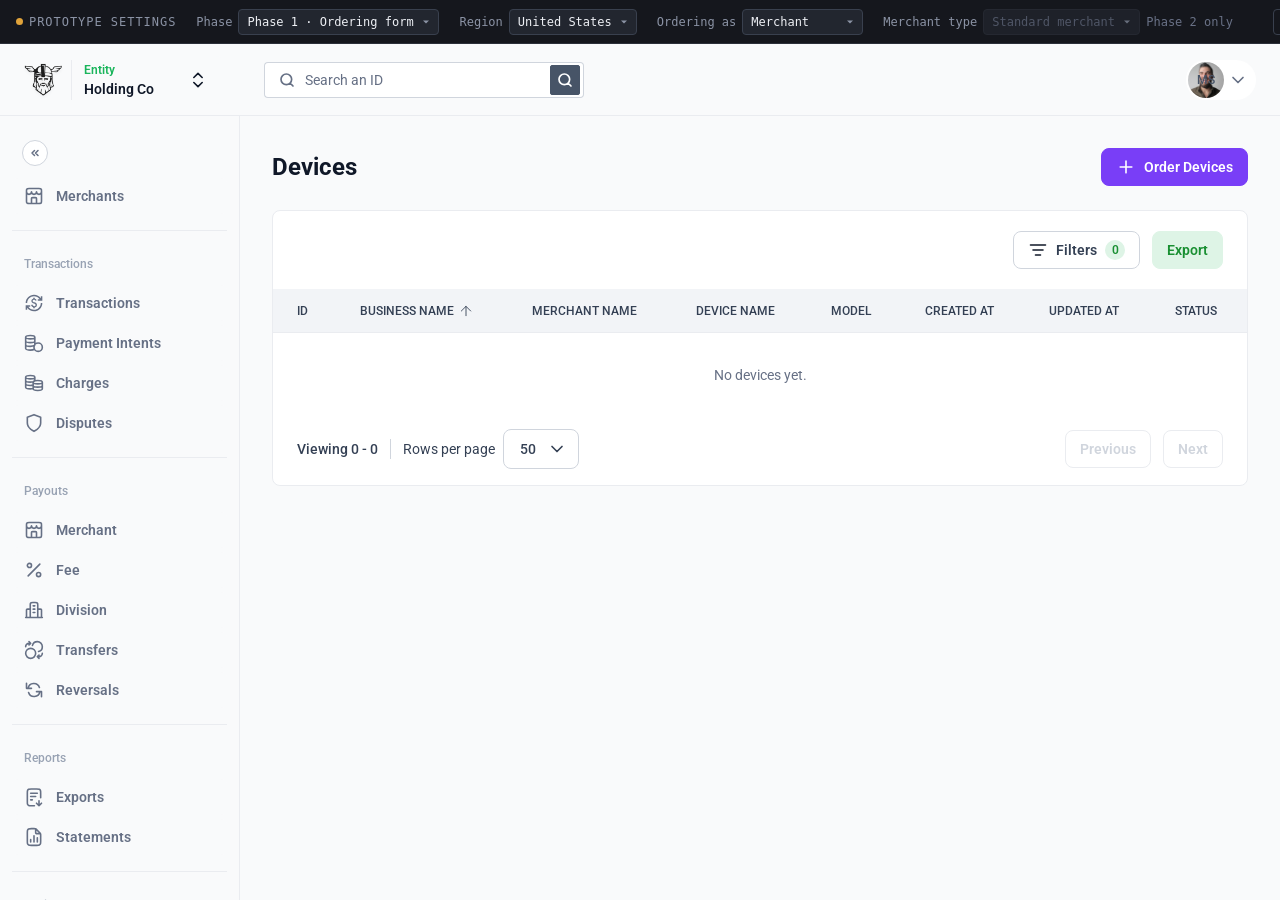
<file: devices.html>
<!doctype html>
<html lang="en">
<head>
<meta charset="utf-8">
<meta name="viewport" content="width=device-width, initial-scale=1">
<title>Devices · Odin</title>
<link rel="icon" href="assets/brand/logomark.png">
<link rel="preconnect" href="https://fonts.googleapis.com">
<link rel="preconnect" href="https://fonts.gstatic.com" crossorigin>
<link href="https://fonts.googleapis.com/css2?family=Roboto:wght@400;500;600;700&display=swap" rel="stylesheet">
<link rel="stylesheet" href="css/styles.css">
<link rel="stylesheet" href="css/prototype-bar.css">
</head>
<body>

<div id="shell-root"></div>

<!-- Moved into the Odin content area by renderShell(). -->
<template id="page-template">
  <div class="section-header">
    <h1 class="section-header__title">Devices</h1>
    <div class="section-header__actions">
      <!-- Orders now has its own nav item, so this page offers only the one
           action. It is purple because it is the doorway into the Atlas flow. -->
      <a class="btn btn--brand" href="order.html">
        <svg width="20" height="20" viewBox="0 0 20 20" fill="none" aria-hidden="true">
          <path d="M10 4.167v11.666M4.167 10h11.666" stroke="currentColor"
                stroke-width="1.6" stroke-linecap="round"/>
        </svg>
        Order Devices
      </a>
    </div>
  </div>

  <section class="card" aria-label="Devices">
    <!-- Filter bar -->
    <div class="filter-bar">
      <div class="filter-bar__right">
        <div class="filter-wrap">
          <button class="btn btn--secondary" type="button" id="filters-btn" aria-expanded="false" aria-controls="filters-panel">
            <img src="assets/icons/filters-lines.svg" alt="" width="20" height="20">
            <span>Filters</span>
            <span class="btn__count" id="filters-count" hidden>0</span>
          </button>

          <div class="popover" id="filters-panel" hidden>
            <div class="popover__header">Filters</div>
            <div class="popover__body">
              <fieldset class="field">
                <legend class="field__label">Status</legend>
                <div class="checks" id="filter-status"></div>
              </fieldset>
              <label class="field">
                <span class="field__label">Model</span>
                <select class="select" id="filter-model"><option value="">All models</option></select>
              </label>
              <label class="field">
                <span class="field__label">Business name</span>
                <select class="select" id="filter-business"><option value="">All businesses</option></select>
              </label>
            </div>
            <div class="popover__footer">
              <button class="btn btn--secondary" type="button" id="filters-clear">Clear</button>
              <button class="btn btn--primary" type="button" id="filters-apply">Apply filters</button>
            </div>
          </div>
        </div>

        <button class="btn btn--primary" type="button" id="export-btn">Export</button>
      </div>
    </div>

    <!-- Table -->
    <div class="table-scroll">
      <table class="dt" id="devices-table">
        <thead>
          <tr>
            <th class="dt__th" scope="col">ID</th>
            <th class="dt__th dt__th--sortable" scope="col" data-sort="business">BUSINESS NAME</th>
            <th class="dt__th dt__th--sortable" scope="col" data-sort="merchant">MERCHANT NAME</th>
            <th class="dt__th dt__th--sortable" scope="col" data-sort="deviceName">DEVICE NAME</th>
            <th class="dt__th dt__th--sortable" scope="col" data-sort="model">MODEL</th>
            <th class="dt__th dt__th--sortable" scope="col" data-sort="createdAt">CREATED AT</th>
            <th class="dt__th dt__th--sortable" scope="col" data-sort="updatedAt">UPDATED AT</th>
            <th class="dt__th dt__th--sortable" scope="col" data-sort="status">STATUS</th>
          </tr>
        </thead>
        <tbody id="devices-body"></tbody>
      </table>
      <p class="empty" id="empty-state" hidden>No devices yet.</p>
    </div>

    <!-- Pagination -->
    <div class="pagination">
      <div class="pagination__left">
        <span class="pagination__viewing" id="viewing">Viewing 1 - 50</span>
        <label class="pagination__rows">
          <span>Rows per page</span>
          <span class="select-wrap">
            <select class="select select--sm" id="per-page">
              <option>10</option><option>25</option><option selected>50</option><option>100</option>
            </select>
            <img src="assets/icons/chevron-down.svg" alt="" width="20" height="20">
          </span>
        </label>
      </div>
      <div class="pagination__actions">
        <button class="btn btn--pager" type="button" id="prev-btn" disabled>Previous</button>
        <button class="btn btn--pager" type="button" id="next-btn">Next</button>
      </div>
    </div>
  </section>
</template>

<div class="toast" id="toast" role="status" aria-live="polite" hidden></div>

<script src="js/shell.js"></script>
<script>renderShell('device-list').append(document.getElementById('page-template').content);</script>
<script src="js/data.js"></script>
<script src="js/app.js"></script>
<!-- The ordering flow's state module, loaded here only so the prototype
     settings bar can read and write the same settings it drives on the
     flow pages. js/app.js is scoped so the two cannot collide. -->
<script src="js/devices-catalogue.js"></script>
<script src="js/order.js"></script>
<script src="js/prototype-bar.js"></script>
</body>
</html>
</file>
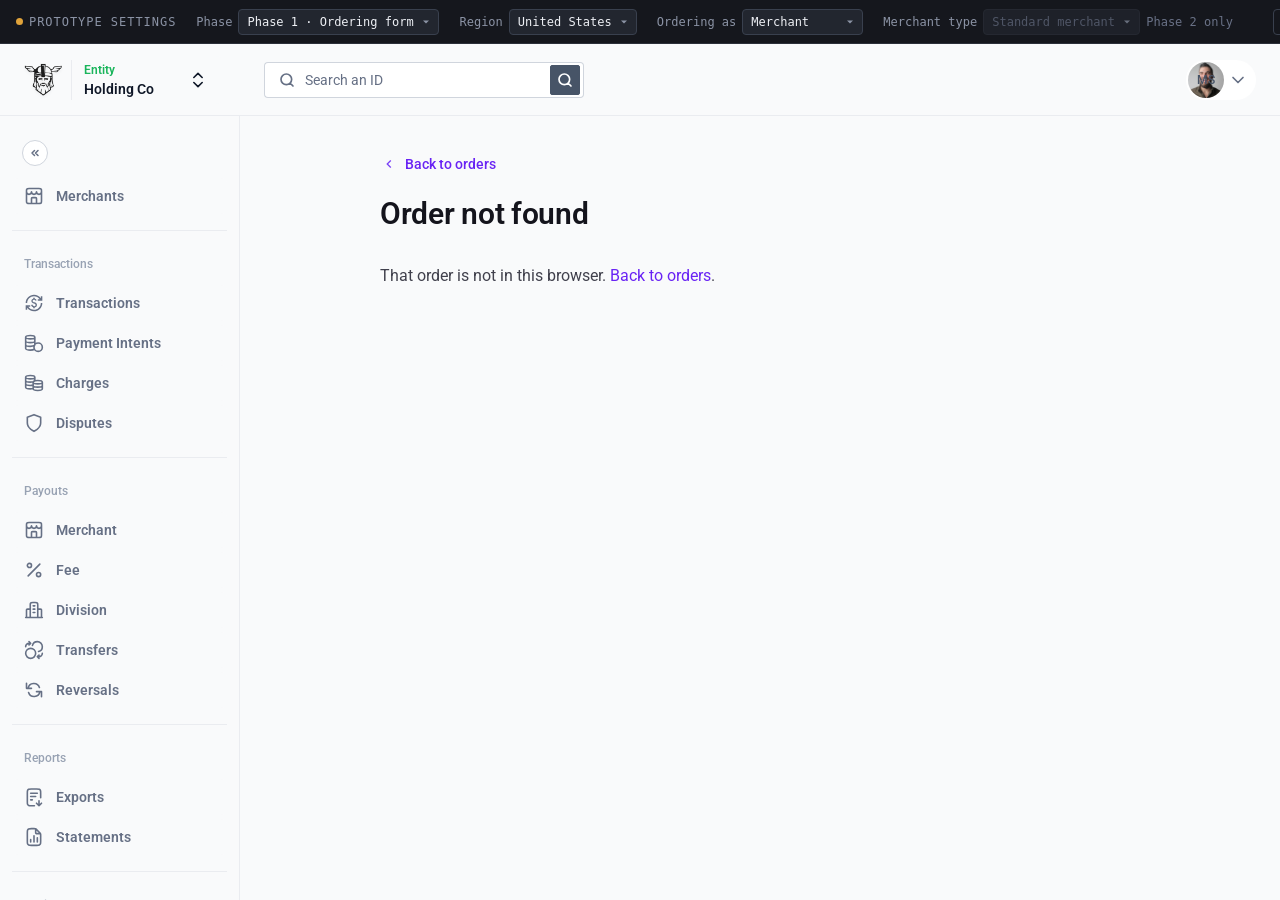
<file: order-summary.html>
<!doctype html>
<html lang="en">
<head>
<meta charset="utf-8">
<meta name="viewport" content="width=device-width, initial-scale=1">
<title>Order · Odin</title>
<link rel="icon" href="assets/brand/logomark.png">
<link rel="preconnect" href="https://fonts.googleapis.com">
<link rel="preconnect" href="https://fonts.gstatic.com" crossorigin>
<link href="https://fonts.googleapis.com/css2?family=Roboto:wght@400;500;600;700&display=swap" rel="stylesheet">
<link href="https://fonts.googleapis.com/css2?family=Material+Symbols+Outlined:opsz,wght,FILL,GRAD@20..48,100..700,0..1,-50..200&display=block" rel="stylesheet">
<link rel="stylesheet" href="css/styles.css">
<link rel="stylesheet" href="css/atlas.css">
<link rel="stylesheet" href="css/atlas-components.css">
<link rel="stylesheet" href="css/order.css">
<link rel="stylesheet" href="css/prototype-bar.css">
</head>
<body>

<div id="shell-root"></div>

<!-- Moved into the Odin content area by renderShell(). -->
<template id="page-template">
  <div class="atlas">
    <div class="page" id="main"></div>
  </div>
</template>

<script src="js/shell.js"></script>
<script src="js/devices-catalogue.js"></script>
<script src="js/order.js"></script>
<script src="js/prototype-bar.js"></script>
<script>
renderShell('orders').append(document.getElementById('page-template').content);

const order = orderByNumber(new URLSearchParams(location.search).get('no'));
const main = document.getElementById('main');

function statusBadge(status) {
  const cls = status === 'In transit' ? 'badge--brand' : 'badge--neutral';
  return '<span class="badge ' + cls + '">' + esc(status) + '</span>';
}

function row(key, val) {
  return '<div class="row"><span class="row__key">' + esc(key) + '</span>' +
         '<span class="row__val">' + val + '</span></div>';
}

/* Orders placed before Phase 2 carry no paymentMethod, so the absent case is
   the Phase 1 one: nothing was ever charged. */
function paymentLabel(order) {
  switch (order.paymentMethod) {
    case 'card':    return 'Card';
    case 'payout':  return 'Deducted from next payout';
    case 'invoice': return 'Purchase order and invoice, outside Odin';
    default:        return 'None taken \u2014 100% beta discount';
  }
}

/* 'Paid' only tells the truth when money actually moved. */
function totalLabel(order) {
  switch (order.paymentMethod) {
    case 'payout':  return 'To be deducted';
    case 'invoice': return 'Order total';
    default:        return 'Paid';
  }
}

/* An order number that matches nothing — a stale link, or storage cleared
   since the order was placed. */
function renderMissing() {
  main.className = 'page page--narrow';
  main.innerHTML =
    '<a class="btn btn--tertiary back-link" href="orders.html">' +
      '<span class="ms" aria-hidden="true">chevron_left</span>Back to orders' +
    '</a>' +
    '<div class="page__head"><h1 class="t-page-title">Order not found</h1></div>' +
    '<p class="t-body-large t-secondary">That order is not in this browser. ' +
    '<a class="link" href="orders.html">Back to orders</a>.</p>';
}

function render() {
  document.title = 'Order ' + order.number + ' · Odin';

  main.innerHTML =
    /* The way back to the orders table: the summary is only reachable from
       there, and the nav's Orders item is the only other way out. */
    '<a class="btn btn--tertiary back-link" href="orders.html">' +
      '<span class="ms" aria-hidden="true">chevron_left</span>Back to orders' +
    '</a>' +
    '<div class="page__head">' +
      '<h1 class="t-page-title">Order ' + esc(order.number) + '</h1>' +
    '</div>' +

    '<div class="summary-grid">' +
      '<div class="card">' +
        '<h2 class="t-card-title summary-card__title">Order</h2>' +
        '<div class="rows">' +
          row('Status', statusBadge(order.status)) +
          row('Placed', esc(formatPlaced(order.placedAt))) +
          row('Business', esc(order.business)) +
          row('Merchant', esc(order.merchant)) +
          row('Delivering to', esc(order.country)) +
          row('Payment', esc(paymentLabel(order))) +
        '</div>' +
      '</div>' +

      '<div class="card">' +
        '<h2 class="t-card-title summary-card__title">Shipping address</h2>' +
        '<div class="address__block">' +
          addressLines(order.address).map(function (l) {
            return '<span>' + esc(l) + '</span>';
          }).join('') +
        '</div>' +
      '</div>' +
    '</div>' +

    '<div class="card card--flush summary-lines">' +
      '<h2 class="t-card-title summary-card__title summary-lines__title">Devices</h2>' +
      order.lines.map(function (l) {
        const device = deviceById(l.id);
        return '<div class="line">' +
          '<span class="line__qty">' + esc(l.qty) + ' ×</span>' +
          (device ? '<img class="line__thumb" src="' + esc(device.image) + '" alt="">' : '') +
          '<span class="line__body">' +
            '<span class="line__name">' + esc(l.name) + '</span><br>' +
            '<span class="t-secondary">' + esc(money(l.unit, order.region)) + ' each</span>' +
          '</span>' +
          '<span class="line__total">' + esc(money(l.lineTotal, order.region)) + '</span>' +
        '</div>';
      }).join('') +

      '<div class="summary summary-lines__totals">' +
        row('Subtotal', esc(money(order.subtotal, order.region))) +
        (order.discount > 0
          ? '<div class="row summary__discount"><span class="row__key">BETA discount (100%)</span>' +
            '<span class="row__val">−' + esc(money(order.discount, order.region)) + '</span></div>'
          : '') +
        (order.shipping ? row('Shipping', esc(money(order.shipping, order.region))) : '') +
        (order.tax ? row(order.taxLabel || 'Tax', esc(money(order.tax, order.region))) : '') +
        '<div class="row summary__grand"><span class="row__key">' + esc(totalLabel(order)) + '</span>' +
          '<span class="row__val">' + esc(money(order.total, order.region)) + '</span></div>' +
      '</div>' +
    '</div>';
}

if (order) render(); else renderMissing();
</script>
</body>
</html>
</file>
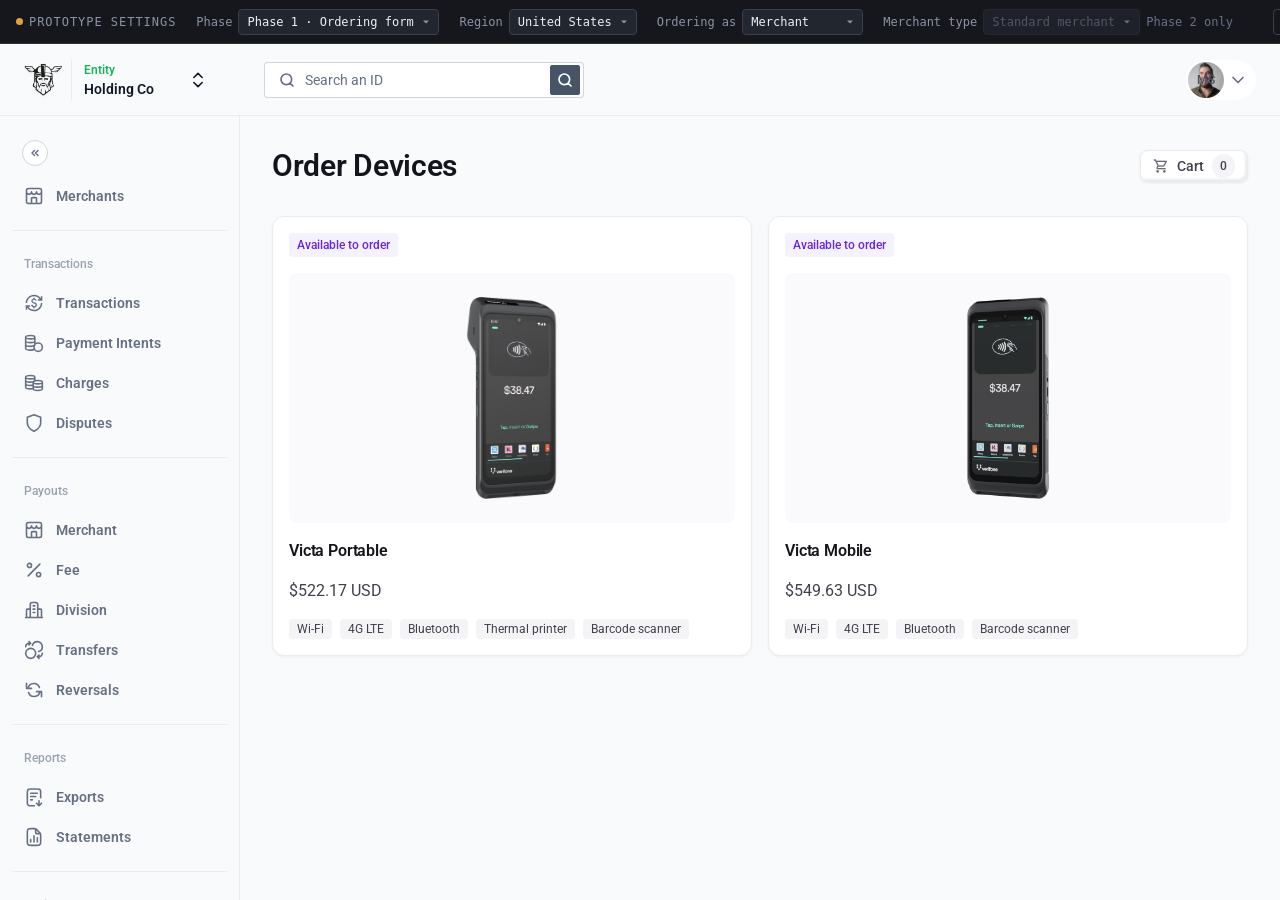
<file: order.html>
<!doctype html>
<html lang="en">
<head>
<meta charset="utf-8">
<meta name="viewport" content="width=device-width, initial-scale=1">
<title>Order devices · Odin</title>
<link rel="icon" href="assets/brand/logomark.png">
<link rel="preconnect" href="https://fonts.googleapis.com">
<link rel="preconnect" href="https://fonts.gstatic.com" crossorigin>
<link href="https://fonts.googleapis.com/css2?family=Roboto:wght@400;500;600;700&display=swap" rel="stylesheet">
<link href="https://fonts.googleapis.com/css2?family=Material+Symbols+Outlined:opsz,wght,FILL,GRAD@20..48,100..700,0..1,-50..200&display=block" rel="stylesheet">
<link rel="stylesheet" href="css/styles.css">
<link rel="stylesheet" href="css/atlas.css">
<link rel="stylesheet" href="css/atlas-components.css">
<link rel="stylesheet" href="css/order.css">
<link rel="stylesheet" href="css/prototype-bar.css">
</head>
<body>

<div id="shell-root"></div>

<!-- Moved into the Odin content area by renderShell(). -->
<template id="page-template">
  <div class="atlas">
    <div class="page">
      <div class="page__head">
        <h1 class="t-page-title">Order Devices</h1>
        <div id="cart"></div>
      </div>

      <div class="grid" id="grid"></div>
      <p class="empty-state" id="empty" hidden>No devices are available to order.</p>
    </div>
  </div>
</template>

<script src="js/shell.js"></script>
<script src="js/devices-catalogue.js"></script>
<script src="js/order.js"></script>
<script src="js/prototype-bar.js"></script>
<script>
renderShell('device-list').append(document.getElementById('page-template').content);

/* The catalogue shows every device sold in the current region — the two Victa
   devices in the United States, the two Ingenico ones in Canada. There are no
   filters: the chips were removed from the controls row along with the row,
   and survive on each card as plain tags. */
function renderGrid() {
  const devices = devicesForRegion(state.region);
  document.getElementById('empty').hidden = devices.length > 0;
  document.getElementById('grid').innerHTML = devices.map(function (d) {
    return '<a class="card device-card" href="device.html?id=' + esc(d.id) + '">' +
      '<span class="badge badge--brand">Available to order</span>' +
      '<span class="device-card__media"><img' + (d.imageOnWhite ? ' class="on-white"' : '') +
        ' src="' + esc(d.image) + '" alt="' + esc(d.name) + '"></span>' +
      '<span class="device-card__name">' + esc(d.name) + '</span>' +
      '<span class="device-card__price">' + esc(money(d.price)) + '</span>' +
      '<span class="device-card__chips">' +
        d.chips.map(function (c) { return '<span class="tag">' + esc(c) + '</span>'; }).join('') +
      '</span>' +
    '</a>';
  }).join('');
}

document.getElementById('cart').innerHTML = cartButtonHtml();

renderGrid();
</script>
</body>
</html>
</file>
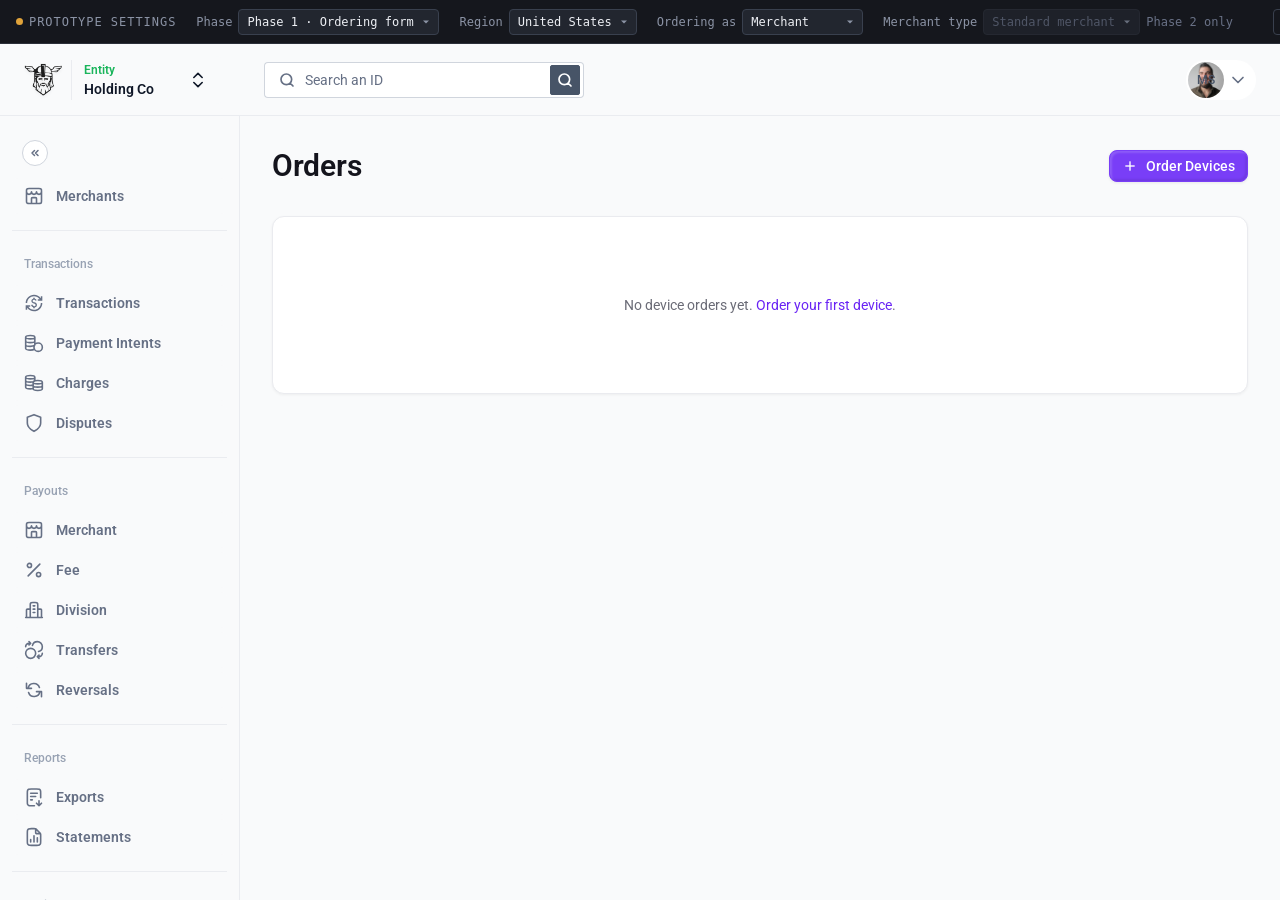
<file: orders.html>
<!doctype html>
<html lang="en">
<head>
<meta charset="utf-8">
<meta name="viewport" content="width=device-width, initial-scale=1">
<title>Orders · Odin</title>
<link rel="icon" href="assets/brand/logomark.png">
<link rel="preconnect" href="https://fonts.googleapis.com">
<link rel="preconnect" href="https://fonts.gstatic.com" crossorigin>
<link href="https://fonts.googleapis.com/css2?family=Roboto:wght@400;500;600;700&display=swap" rel="stylesheet">
<link href="https://fonts.googleapis.com/css2?family=Material+Symbols+Outlined:opsz,wght,FILL,GRAD@20..48,100..700,0..1,-50..200&display=block" rel="stylesheet">
<link rel="stylesheet" href="css/styles.css">
<link rel="stylesheet" href="css/atlas.css">
<link rel="stylesheet" href="css/atlas-components.css">
<link rel="stylesheet" href="css/order.css">
<link rel="stylesheet" href="css/prototype-bar.css">
</head>
<body>

<div id="shell-root"></div>

<!-- Moved into the Odin content area by renderShell(). -->
<template id="page-template">
  <div class="atlas">
    <div class="page">
      <div class="page__head">
        <h1 class="t-page-title">Orders</h1>
        <a class="btn btn--primary" href="order.html">
          <span class="ms" aria-hidden="true">add</span>Order Devices
        </a>
      </div>
      <div class="card card--flush" id="panel"></div>
    </div>
  </div>
</template>

<script src="js/shell.js"></script>
<script src="js/devices-catalogue.js"></script>
<script src="js/order.js"></script>
<script src="js/prototype-bar.js"></script>
<script>
renderShell('orders').append(document.getElementById('page-template').content);

function statusBadge(status) {
  const cls = status === 'In transit' ? 'badge--brand' : 'badge--neutral';
  return '<span class="badge ' + cls + '">' + esc(status) + '</span>';
}

function render() {
  const panel = document.getElementById('panel');

  if (!state.orders.length) {
    panel.innerHTML = '<p class="empty-state">No device orders yet. ' +
      '<a class="link" href="order.html">Order your first device</a>.</p>';
    return;
  }

  panel.innerHTML =
    '<table class="otable">' +
      '<thead><tr>' +
        '<th scope="col">Order</th><th scope="col">Placed</th><th scope="col">Merchant</th>' +
        '<th scope="col">Devices</th><th scope="col">Shipping to</th><th scope="col">Total</th><th scope="col">Status</th>' +
      '</tr></thead><tbody>' +
      state.orders.map(function (o) {
        const devices = o.lines.map(function (l) { return l.qty + ' × ' + l.name; }).join(', ');
        const dest = [o.address.city, o.address.country].filter(Boolean).join(', ');
        const href = 'order-summary.html?no=' + encodeURIComponent(o.number);
        /* The whole row is clickable, but the order number carries the real
           link so the row is still reachable by keyboard. */
        return '<tr class="otable__row" data-href="' + esc(href) + '">' +
          '<td><a class="link" href="' + esc(href) + '">' + esc(o.number) + '</a></td>' +
          '<td>' + esc(formatPlaced(o.placedAt)) + '</td>' +
          '<td>' + esc(o.merchant) + '</td>' +
          '<td>' + esc(devices) + '</td>' +
          '<td>' + esc(dest) + '</td>' +
          '<td>' + esc(money(o.total, o.region)) + '</td>' +
          '<td>' + statusBadge(o.status) + '</td>' +
        '</tr>';
      }).join('') +
      '</tbody>' +
    '</table>';
}

/* Clicking anywhere in a row opens that order, except on the link itself,
   which navigates on its own. */
document.getElementById('panel').addEventListener('click', function (e) {
  if (e.target.closest('a')) return;
  const row = e.target.closest('[data-href]');
  if (row) location.href = row.dataset.href;
});

render();
</script>
</body>
</html>
</file>
<file: css/atlas.css>
/* ==========================================================================
   Atlas design tokens — Light + Xplor Pay purple
   File: withheld from this repo

   Names match Atlas's own variable names, so reference code generated from
   Figma (var(--color-background-brand-default), …) drops in unchanged.

   Every value below was read from the Figma file with get_variable_defs,
   except the four marked UNVERIFIED at the bottom of each block.
   Scoped to .atlas so the Odin-green Devices page is unaffected.
   ========================================================================== */

.atlas {
  /* ---------- Colour · text ---------- */
  --color-text-primary: #14141c;
  --color-text-secondary: #40404c;
  --color-text-subtle: #6a6b76;
  --color-text-disabled: #c9cad1;
  --color-text-brand: #6923f4;
  --color-text-on-brand: #ffffff;
  --color-text-on-error: #ffffff;
  --color-text-error: #c2210f;
  --color-text-success: #24785d;
  --color-text-warning: #b95900;
  --color-text-info: #40404c;
  --color-text-accent-blue: #356ccc;

  /* ---------- Colour · background ---------- */
  --color-background-page: #ffffff;
  --color-background-surface-sunken: #fafafc;
  --color-background-surface-raised-1: #ffffff;
  --color-background-surface-raised-2: #ffffff;
  --color-background-hover: #f4f4f7;
  --color-background-disabled: #f4f4f7;
  --color-background-neutral-default: #eaebef;
  --color-background-brand-default: #793ef7;
  --color-background-brand-hover: #6923f4;
  --color-background-brand-active: #4d1ab2;
  --color-background-brand-subtle: #f4f2ff;
  --color-background-error-default: #c2210f;
  --color-background-error-hover: #961305;
  --color-background-error-active: #731409;
  --color-background-error-subtle: #fef7f3;
  --color-background-success-subtle: #ebfff8;
  --color-background-warning-subtle: #fef7f3;
  --color-background-info-subtle: #f4f4f7;
  --color-background-accent-blue-subtle: #e8fcff;

  /* ---------- Colour · border ---------- */
  --color-border-default: #eaebef;
  --color-border-subtle: #f4f4f7;
  --color-border-strong: #6a6b76;
  --color-border-input: #dddde3;
  --color-border-brand: #8857fa;
  --color-border-focus: #8857fa;
  --color-border-error: #c2210f;
  --color-border-success: #37b88f;

  /* ---------- Colour · icon ---------- */
  --color-icon-brand: #793ef7;
  --color-icon-on-brand: #ffffff;
  --color-icon-success: #2e9977;
  --color-icon-warning: #dd6b00;
  --color-icon-error: #db321f;
  --color-icon-info: #6a6b76;
  /* UNVERIFIED — no sampled Atlas frame binds these, so they could not be read
     from Figma. Set to follow the pattern the other icon tokens show (one ramp
     step lighter than the matching text token). Confirm with the designer. */
  --color-icon-primary: #14141c;
  --color-icon-secondary: #6a6b76;
  --color-icon-disabled: #c9cad1;

  /* ---------- Type ---------- */
  --type-body-large-family: Roboto;    --type-body-large-size: 16px;
  --type-body-large-weight: 400;       --type-body-large-line-height: 24px;
  --type-body-large-letter-spacing: 0;

  --type-body-default-family: Roboto;  --type-body-default-size: 14px;
  --type-body-default-weight: 400;     --type-body-default-line-height: 20px;
  --type-body-default-letter-spacing: 0;

  --type-body-small-family: Roboto;    --type-body-small-size: 13px;
  --type-body-small-weight: 400;       --type-body-small-line-height: 20px;
  --type-body-small-letter-spacing: 0;

  --type-body-bold-family: Roboto;     --type-body-bold-size: 14px;
  --type-body-bold-weight: 600;        --type-body-bold-line-height: 20px;
  --type-body-bold-letter-spacing: 0;

  --type-caption-default-family: Roboto;  --type-caption-default-size: 12px;
  --type-caption-default-weight: 400;     --type-caption-default-line-height: 16px;
  --type-caption-default-letter-spacing: 0;

  --type-label-default-family: Roboto; --type-label-default-size: 12px;
  --type-label-default-weight: 500;    --type-label-default-line-height: 16px;
  --type-label-default-letter-spacing: 0;

  --type-control-default-family: Roboto;  --type-control-default-size: 14px;
  --type-control-default-weight: 500;     --type-control-default-line-height: 20px;
  --type-control-default-letter-spacing: 0;

  --type-control-small-family: Roboto; --type-control-small-size: 12px;
  --type-control-small-weight: 500;    --type-control-small-line-height: 16px;
  --type-control-small-letter-spacing: 0;

  --type-card-title-family: Roboto;    --type-card-title-size: 16px;
  --type-card-title-weight: 600;       --type-card-title-line-height: 24px;
  --type-card-title-letter-spacing: -0.16px;

  --type-section-subtitle-family: Roboto;  --type-section-subtitle-size: 16px;
  --type-section-subtitle-weight: 600;     --type-section-subtitle-line-height: 24px;
  --type-section-subtitle-letter-spacing: -0.16px;

  --type-code-default-family: "Roboto Mono"; --type-code-default-size: 13px;
  --type-code-default-weight: 400;           --type-code-default-line-height: 20px;

  /* UNVERIFIED — type/page/title/* exists in Atlas ("MUI h1", tracking −1%)
     but no sampled frame uses it, so the size could not be read. Derived from
     the type/letter-spacing/tight-30 primitive, described as "heading tracking
     at 30px". Confirm with the designer. */
  --type-page-title-family: Roboto;    --type-page-title-size: 30px;
  --type-page-title-weight: 600;       --type-page-title-line-height: 36px;
  --type-page-title-letter-spacing: -0.3px;

  /* ---------- Space ---------- */
  --space-gap-pair: 4px;
  --space-gap-related: 8px;
  --space-gap-group: 16px;
  --space-gap-section: 32px;
  --space-padding-cell: 8px;
  --space-padding-item: 12px;
  --space-padding-surface: 16px;
  --space-padding-hero: 24px;
  --space-padding-page: 32px;

  /* ---------- Radius ---------- */
  --radius-small: 4px;
  --radius-default: 8px;
  --radius-large: 12px;
  --radius-full: 9999px;

  /* ---------- Border ---------- */
  --border-default: 1px;
  --border-divider: 1px;
  --border-thick: 2px;
  --border-focus-width: 2px;
  --border-focus-offset: 2px;

  /* ---------- Size ---------- */
  --size-control-x-small: 16px;
  --size-control-small: 24px;
  --size-control-medium: 32px;
  --size-control-large: 40px;
  --size-icon-default: 16px;
  --size-icon-large: 24px;
  --size-row: 44px;

  /* ---------- Component ---------- */
  --component-button-gap: 8px;
  --component-button-padding-x-small: 8px;
  --component-button-padding-x-medium: 12px;
  --component-button-padding-x-large: 20px;
  --component-input-gap: 8px;
  --component-input-padding-x-medium: 8px;
  --component-textfield-height-medium: 32px;
  --component-textfield-height-large: 40px;
  --component-menu-min-width: 200px;
  --component-menu-max-height: 320px;

  /* ---------- Effects ---------- */
  --shadow-xs: 0 1px 3px rgba(20, 20, 28, 0.05);
  --shadow-sm: 0 2px 4px -1px rgba(20, 20, 28, 0.07), 0 4px 8px -2px rgba(20, 20, 28, 0.05);
  --shadow-button-contained:
    inset 2px 2px 2px rgba(255, 255, 255, 0.15),
    inset -2px -2px 2px rgba(0, 0, 0, 0.08),
    0 1px 3px rgba(0, 0, 0, 0.08);
}
</file>
<file: css/atlas-components.css>
/* ==========================================================================
   Atlas primitives, built on the tokens in atlas.css.

   Each block follows the token bindings documented on that component in Figma,
   including the semantic fallbacks the designer marked as intentional.
   Atlas icons are Material Symbols (every Atlas icon names its Material
   Symbols glyph), so they are rendered with the Material Symbols font bound to
   --size-icon-default and the --color-icon-* tokens.
   ========================================================================== */

.atlas {
  font-family: var(--type-body-default-family), -apple-system, BlinkMacSystemFont, sans-serif;
  font-size: var(--type-body-default-size);
  font-weight: var(--type-body-default-weight);
  line-height: var(--type-body-default-line-height);
  color: var(--color-text-primary);
  background: var(--color-background-page);
}

.atlas *, .atlas *::before, .atlas *::after { box-sizing: border-box; }

/* ---------- Icons ---------- */

.atlas .ms {
  font-family: "Material Symbols Outlined";
  font-weight: normal;
  font-style: normal;
  font-size: var(--size-icon-default);
  line-height: 1;
  letter-spacing: normal;
  text-transform: none;
  display: inline-block;
  white-space: nowrap;
  direction: ltr;
  font-variation-settings: "FILL" 0, "wght" 400, "GRAD" 0, "opsz" 24;
  color: var(--color-icon-primary);
  user-select: none;
}

.atlas .ms--lg { font-size: var(--size-icon-large); }
.atlas .ms--secondary { color: var(--color-icon-secondary); }
.atlas .ms--brand { color: var(--color-icon-brand); }
.atlas .ms--on-brand { color: var(--color-icon-on-brand); }
.atlas .ms--success { color: var(--color-icon-success); }

/* ---------- Type roles ---------- */

.atlas .t-page-title {
  font-size: var(--type-page-title-size);
  font-weight: var(--type-page-title-weight);
  line-height: var(--type-page-title-line-height);
  letter-spacing: var(--type-page-title-letter-spacing);
  color: var(--color-text-primary);
  margin: 0;
}

.atlas .t-card-title, .atlas .t-section-subtitle {
  font-size: var(--type-card-title-size);
  font-weight: var(--type-card-title-weight);
  line-height: var(--type-card-title-line-height);
  letter-spacing: var(--type-card-title-letter-spacing);
  color: var(--color-text-primary);
  margin: 0;
}

.atlas .t-body-large { font-size: var(--type-body-large-size); line-height: var(--type-body-large-line-height); }
.atlas .t-body-small { font-size: var(--type-body-small-size); line-height: var(--type-body-small-line-height); }
.atlas .t-body-bold { font-size: var(--type-body-bold-size); font-weight: var(--type-body-bold-weight); line-height: var(--type-body-bold-line-height); }
.atlas .t-caption { font-size: var(--type-caption-default-size); line-height: var(--type-caption-default-line-height); }
.atlas .t-label { font-size: var(--type-label-default-size); font-weight: var(--type-label-default-weight); line-height: var(--type-label-default-line-height); }

.atlas .t-secondary { color: var(--color-text-secondary); }
.atlas .t-subtle { color: var(--color-text-subtle); }
.atlas .t-brand { color: var(--color-text-brand); }

/* ==========================================================================
   Button — variant (primary|secondary|tertiary) × size (small|medium|large)
   Focus is a 2px ring at 2px offset on every variant (Atlas decision 0021).
   ========================================================================== */

.atlas .btn {
  display: inline-flex;
  align-items: center;
  justify-content: center;
  gap: var(--component-button-gap);
  height: var(--size-control-medium);
  padding: 0 var(--component-button-padding-x-medium);
  border: var(--border-default) solid transparent;
  border-radius: var(--radius-default);
  font-family: var(--type-control-default-family);
  font-size: var(--type-control-default-size);
  font-weight: var(--type-control-default-weight);
  line-height: var(--type-control-default-line-height);
  white-space: nowrap;
  cursor: pointer;
  text-decoration: none;
  transition: background-color 120ms ease, border-color 120ms ease;
}

.atlas .btn:focus-visible {
  outline: var(--border-focus-width) solid var(--color-border-focus);
  outline-offset: var(--border-focus-offset);
}

.atlas .btn--small { height: var(--size-control-small); padding: 0 var(--component-button-padding-x-small);
  font-size: var(--type-control-small-size); line-height: var(--type-control-small-line-height); }
.atlas .btn--large { height: var(--size-control-large); padding: 0 var(--component-button-padding-x-large); }

.atlas .btn--primary {
  background: var(--color-background-brand-default);
  border-color: var(--color-background-brand-default);
  color: var(--color-text-on-brand);
  box-shadow: var(--shadow-button-contained);
}
.atlas .btn--primary:hover:not(:disabled) { background: var(--color-background-brand-hover); border-color: var(--color-background-brand-hover); }
/* Pressed drops the bevel — Atlas decision 0024. */
.atlas .btn--primary:active:not(:disabled) { background: var(--color-background-brand-active); border-color: var(--color-background-brand-active); box-shadow: none; }

.atlas .btn--secondary {
  background: var(--color-background-surface-raised-1);
  border-color: var(--color-border-default);
  color: var(--color-text-secondary);
  box-shadow: var(--shadow-button-contained);
}
.atlas .btn--secondary:hover:not(:disabled) { background: var(--color-background-brand-subtle); }
.atlas .btn--secondary:active:not(:disabled) { background: var(--color-background-brand-subtle); box-shadow: none; }

.atlas .btn--tertiary { background: transparent; border-color: transparent; color: var(--color-text-brand); box-shadow: none; }
.atlas .btn--tertiary:hover:not(:disabled) { background: var(--color-background-brand-subtle); }

.atlas .btn:disabled, .atlas .btn[aria-disabled="true"] {
  background: var(--color-background-disabled);
  border-color: var(--color-border-default);
  color: var(--color-text-disabled);
  box-shadow: none;
  cursor: default;
}
.atlas .btn:disabled .ms, .atlas .btn[aria-disabled="true"] .ms { color: var(--color-icon-disabled); }
.atlas .btn--primary .ms { color: var(--color-icon-on-brand); }
.atlas .btn--secondary .ms { color: var(--color-icon-secondary); }
.atlas .btn--tertiary .ms { color: var(--color-icon-brand); }

/* ==========================================================================
   Text field — label ABOVE the input, then input, then helper row.
   ========================================================================== */

.atlas .field { display: flex; flex-direction: column; gap: var(--space-gap-related); }

.atlas .field__label {
  display: flex;
  align-items: center;
  gap: var(--space-gap-pair);
  font-size: var(--type-label-default-size);
  font-weight: var(--type-label-default-weight);
  line-height: var(--type-label-default-line-height);
  color: var(--color-text-secondary);
}

.atlas .field__required { color: var(--color-text-error); }

.atlas .input {
  display: flex;
  align-items: center;
  gap: var(--component-input-gap);
  width: 100%;
  height: var(--component-textfield-height-large);
  padding: 0 var(--component-input-padding-x-medium);
  background: var(--color-background-surface-raised-1);
  border: var(--border-default) solid var(--color-border-input);
  border-radius: var(--radius-default);
}

.atlas .input:focus-within {
  outline: var(--border-focus-width) solid var(--color-border-focus);
  outline-offset: var(--border-focus-offset);
}

.atlas .input input, .atlas .input select {
  flex: 1 0 0;
  min-width: 0;
  border: 0;
  outline: 0;
  background: transparent;
  font-family: var(--type-body-default-family);
  font-size: var(--type-body-default-size);
  line-height: var(--type-body-default-line-height);
  color: var(--color-text-primary);
}

.atlas .input input::placeholder { color: var(--color-text-subtle); }

.atlas .input select { appearance: none; cursor: pointer; }

.atlas .input--error { border-color: var(--color-border-error); }

.atlas .input--readonly { background: var(--color-background-surface-sunken); }

.atlas .input:has(:disabled) { background: var(--color-background-disabled); }
.atlas .input :disabled { color: var(--color-text-disabled); }

/* Helper row doubles as a neutral hint; in error it carries icon + message,
   because status is never colour alone. */
.atlas .field__helper {
  display: flex;
  align-items: center;
  gap: var(--space-gap-pair);
  font-size: var(--type-caption-default-size);
  line-height: var(--type-caption-default-line-height);
  color: var(--color-text-subtle);
}
.atlas .field__helper--error { color: var(--color-text-error); }
.atlas .field__helper--error .ms { color: var(--color-icon-error); }

/* ==========================================================================
   Card — raised-1 surface, 1px border, radius/large, Shadow/xs
   ========================================================================== */

.atlas .card {
  background: var(--color-background-surface-raised-1);
  border: var(--border-default) solid var(--color-border-default);
  border-radius: var(--radius-large);
  box-shadow: var(--shadow-xs);
  padding: var(--space-padding-surface);
}

.atlas .card--hero { padding: var(--space-padding-hero); }
.atlas .card--flush { padding: 0; }

/* ==========================================================================
   Callout — inline status message. Severity wash + always-present icon +
   title/body text, so the wash is never the only cue. No border, no shadow.
   ========================================================================== */

.atlas .callout {
  display: flex;
  gap: var(--space-gap-pair);
  padding: var(--space-padding-surface);
  border-radius: var(--radius-large);
}

.atlas .callout__body { display: flex; flex-direction: column; gap: var(--space-gap-pair); flex: 1 0 0; min-width: 0; }
.atlas .callout__title { font-size: var(--type-body-bold-size); font-weight: var(--type-body-bold-weight); line-height: var(--type-body-bold-line-height); }
.atlas .callout__text { font-size: var(--type-body-default-size); line-height: var(--type-body-default-line-height); }
.atlas .callout__actions { display: flex; gap: var(--space-gap-related); margin-top: var(--space-gap-pair); }

.atlas .callout--info { background: var(--color-background-info-subtle); }
.atlas .callout--info .callout__title, .atlas .callout--info .callout__text { color: var(--color-text-info); }
.atlas .callout--info .ms { color: var(--color-icon-info); }

.atlas .callout--success { background: var(--color-background-success-subtle); }
.atlas .callout--success .callout__title, .atlas .callout--success .callout__text { color: var(--color-text-success); }
.atlas .callout--success .ms { color: var(--color-icon-success); }

/* warning and error bodies stay text/primary — the severity colour fails
   contrast on those washes in dark mode, so Atlas keeps the body neutral. */
.atlas .callout--warning { background: var(--color-background-warning-subtle); }
.atlas .callout--warning .callout__title { color: var(--color-text-warning); }
.atlas .callout--warning .callout__text { color: var(--color-text-primary); }
.atlas .callout--warning .ms { color: var(--color-icon-warning); }

.atlas .callout--error { background: var(--color-background-error-subtle); }
.atlas .callout--error .callout__title { color: var(--color-text-error); }
.atlas .callout--error .callout__text { color: var(--color-text-primary); }
.atlas .callout--error .ms { color: var(--color-icon-error); }

/* ==========================================================================
   Badge
   ========================================================================== */

.atlas .badge {
  display: inline-flex;
  align-items: center;
  gap: var(--space-gap-pair);
  padding: 0 var(--space-padding-cell);
  height: var(--size-control-small);
  border-radius: var(--radius-full);
  font-size: var(--type-label-default-size);
  font-weight: var(--type-label-default-weight);
  line-height: var(--type-label-default-line-height);
  white-space: nowrap;
}

.atlas .badge--brand { background: var(--color-background-brand-subtle); color: var(--color-text-brand); }
.atlas .badge--warning { background: var(--color-background-warning-subtle); color: var(--color-text-warning); }
.atlas .badge--success { background: var(--color-background-success-subtle); color: var(--color-text-success); }
.atlas .badge--neutral { background: var(--color-background-info-subtle); color: var(--color-text-secondary); }

/* ==========================================================================
   Composed pieces — Atlas has no Chip (WIP), stepper, modal, table or page
   shell, so these are built from tokens rather than lifted from another
   library.
   ========================================================================== */

/* Filter chip */
.atlas .chip {
  display: inline-flex;
  align-items: center;
  gap: var(--space-gap-pair);
  height: var(--size-control-medium);
  padding: 0 var(--space-padding-item);
  background: var(--color-background-surface-raised-1);
  border: var(--border-default) solid var(--color-border-default);
  border-radius: var(--radius-full);
  font-family: var(--type-control-default-family);
  font-size: var(--type-control-default-size);
  font-weight: var(--type-control-default-weight);
  line-height: var(--type-control-default-line-height);
  color: var(--color-text-secondary);
  cursor: pointer;
}
.atlas .chip:hover { background: var(--color-background-hover); }
.atlas .chip[aria-pressed="true"] {
  background: var(--color-background-brand-subtle);
  border-color: var(--color-border-brand);
  color: var(--color-text-brand);
}
.atlas .chip:focus-visible { outline: var(--border-focus-width) solid var(--color-border-focus); outline-offset: var(--border-focus-offset); }

/* Quantity stepper */
.atlas .qty { display: inline-flex; align-items: center; border: var(--border-default) solid var(--color-border-input);
  border-radius: var(--radius-default); background: var(--color-background-surface-raised-1); height: var(--size-control-large); }
.atlas .qty:focus-within { outline: var(--border-focus-width) solid var(--color-border-focus); outline-offset: var(--border-focus-offset); }
.atlas .qty__btn {
  display: flex; align-items: center; justify-content: center;
  width: var(--size-control-large); height: 100%;
  border: 0; background: transparent; cursor: pointer; color: var(--color-icon-secondary);
}
.atlas .qty__btn:hover:not(:disabled) { background: var(--color-background-hover); }
.atlas .qty__btn:first-child { border-radius: var(--radius-default) 0 0 var(--radius-default); }
.atlas .qty__btn:last-child { border-radius: 0 var(--radius-default) var(--radius-default) 0; }
.atlas .qty__btn:disabled { color: var(--color-icon-disabled); cursor: default; }
.atlas .qty__btn:focus-visible { outline: none; }
.atlas .qty__value {
  width: 48px; height: 100%; border: 0; outline: 0; background: transparent; text-align: center;
  font-family: var(--type-control-default-family); font-size: var(--type-control-default-size);
  font-weight: var(--type-control-default-weight); color: var(--color-text-primary);
  -moz-appearance: textfield;
}
.atlas .qty__value::-webkit-outer-spin-button, .atlas .qty__value::-webkit-inner-spin-button { -webkit-appearance: none; margin: 0; }

/* Spec / summary rows */
.atlas .rows { display: flex; flex-direction: column; }
.atlas .row {
  display: flex;
  align-items: baseline;
  justify-content: space-between;
  gap: var(--space-gap-group);
  padding: var(--space-padding-cell) 0;
}
.atlas .row__key { color: var(--color-text-secondary); font-weight: var(--type-body-bold-weight); flex: 0 0 40%; }
.atlas .row__val { color: var(--color-text-primary); text-align: right; }

/* Divider */
.atlas .divider { height: var(--border-divider); background: var(--color-border-default); border: 0; margin: 0; }

/* Link */
.atlas .link { color: var(--color-text-brand); text-decoration: none; }
.atlas .link:hover { text-decoration: underline; }
.atlas .link:focus-visible { outline: var(--border-focus-width) solid var(--color-border-focus); outline-offset: var(--border-focus-offset); border-radius: var(--radius-small); }

/* Visually hidden */
.atlas .sr-only {
  position: absolute; width: 1px; height: 1px; padding: 0; margin: -1px;
  overflow: hidden; clip: rect(0 0 0 0); white-space: nowrap; border: 0;
}

/* Modal

   Atlas publishes no Modal, so this is composed: a raised surface at the large
   radius, the sunken tint for the footer, and dividers in the default border
   colour. Atlas has no scrim token either — the scrim below is
   --color-text-primary (#14141c) at 50%, which is the ink the shadow tokens
   are mixed from. UNVERIFIED in the same sense as the four values in
   css/atlas.css: reasoned from neighbours, not read off a frame.

   z-index clears the Odin shell, whose highest layer is 50 in css/styles.css. */
.atlas .modal {
  position: fixed;
  inset: 0;
  z-index: 100;
  display: flex;
  padding: var(--space-padding-page);
  background: rgba(20, 20, 28, 0.5);
  overflow-y: auto;
}

.atlas .modal__dialog {
  width: 100%;
  max-width: 880px;
  margin: auto;
  background: var(--color-background-surface-raised-1);
  border-radius: var(--radius-large);
  box-shadow: var(--shadow-sm);
  overflow: hidden;
}

.atlas .modal__head {
  display: flex;
  align-items: center;
  justify-content: space-between;
  gap: var(--space-gap-group);
  padding: var(--space-padding-hero);
  border-bottom: var(--border-default) solid var(--color-border-default);
}
.atlas .modal__title { margin: 0; }

.atlas .modal__close {
  display: flex; align-items: center; justify-content: center;
  width: var(--size-control-medium); height: var(--size-control-medium);
  border: 0; border-radius: var(--radius-default);
  background: transparent; color: var(--color-icon-secondary); cursor: pointer;
}
.atlas .modal__close:hover { background: var(--color-background-hover); }
.atlas .modal__close:focus-visible { outline: var(--border-focus-width) solid var(--color-border-focus); outline-offset: var(--border-focus-offset); }

.atlas .modal__body { padding: 0 var(--space-padding-hero); }

.atlas .modal__foot {
  display: flex; flex-direction: column; align-items: flex-end;
  gap: var(--space-gap-group);
  padding: var(--space-padding-hero);
  background: var(--color-background-surface-sunken);
  border-top: var(--border-default) solid var(--color-border-default);
}

/* ==========================================================================
   Toast

   Atlas publishes no toast, so this is composed from tokens like the chip,
   the stepper and the cart dialog above. It is NOT called `.toast`: Odin
   publishes that class in css/styles.css, which the flow pages also load, and
   an unscoped rule there would reach straight into this one.

   Hidden with visibility as well as opacity, so it is neither clickable nor
   read out while it is away. js/order.js owns the showing and the timer.
   ========================================================================== */

.atlas .flow-toast {
  position: fixed;
  right: var(--space-padding-page);
  bottom: var(--space-padding-page);
  z-index: 200;
  display: flex;
  align-items: center;
  gap: var(--space-gap-related);
  max-width: 360px;
  padding: var(--space-padding-item) var(--space-padding-surface);
  border: var(--border-default) solid var(--color-border-success);
  border-radius: var(--radius-default);
  background: var(--color-background-success-subtle);
  box-shadow: var(--shadow-sm);
  opacity: 0;
  visibility: hidden;
  transform: translateX(var(--space-gap-group));
  transition: opacity 180ms ease, transform 180ms ease, visibility 180ms;
}

.atlas .flow-toast.is-visible {
  opacity: 1;
  visibility: visible;
  transform: none;
}

/* The slide is decoration; the message is not. */
@media (prefers-reduced-motion: reduce) {
  .atlas .flow-toast { transition: opacity 180ms ease, visibility 180ms; transform: none; }
}
</file>
<file: css/prototype-start.css>
/* ==========================================================================
   The prototype starter page.

   This is the only page that is not an Odin screen: it is a way into the
   prototype, so it draws no app bar or sidebar and does not load
   css/styles.css. `.atlas` is the whole page here rather than a token scope
   inside the Odin content area, which is why it carries the page background
   and the min-height that css/order.css deliberately does not give it.

   The page used to be three phase cards, each with its own Open Phase N
   button; it is now the opportunity statement with a single way in. The
   `.phase*` rules that laid those cards out went with them — git history has
   them if that shape is ever wanted back.
   ========================================================================== */

.atlas {
  min-height: 100vh;
  background: var(--color-background-surface-sunken);
}

.atlas .proto {
  max-width: 880px;
  margin: 0 auto;
  padding: calc(var(--space-padding-page) * 2) var(--space-padding-page);
}

/* ---------- Head ---------- */

.atlas .proto__head { margin-bottom: var(--space-gap-section); }

.atlas .proto__eyebrow {
  display: block;
  font-size: var(--type-label-default-size);
  font-weight: var(--type-label-default-weight);
  line-height: var(--type-label-default-line-height);
  letter-spacing: 0.5px;
  text-transform: uppercase;
  color: var(--color-text-subtle);
  margin-bottom: var(--space-gap-pair);
}

.atlas .proto__lede { max-width: 62ch; margin: var(--space-gap-group) 0 0; }

/* Draft status, date, owner and the Jira link, on one line at the width this
   prototype is reviewed at. The separator is drawn rather than typed so it
   takes the border colour and sits on the cap height. A drawn separator still
   leads its own item, so once the row wraps it appears at the START of a line
   looking like a stray mark — which is why the narrow layout below stacks the
   items and drops the separators rather than letting them wrap. */
.atlas .proto__meta {
  display: flex;
  flex-wrap: wrap;
  align-items: center;
  gap: var(--space-gap-pair) var(--space-gap-group);
  margin: var(--space-gap-group) 0 0;
  font-size: var(--type-body-small-size);
  line-height: var(--type-body-small-line-height);
  color: var(--color-text-secondary);
}

.atlas .proto__meta > span + span::before,
.atlas .proto__meta > span + a::before {
  content: '';
  display: inline-block;
  width: var(--border-default);
  height: 1em;
  margin-right: var(--space-gap-group);
  vertical-align: -0.15em;
  background: var(--color-border-default);
}

/* Narrow enough that the meta row would wrap: stack it instead. */
@media (max-width: 640px) {
  .atlas .proto__meta {
    flex-direction: column;
    align-items: flex-start;
    gap: var(--space-gap-pair);
  }
  .atlas .proto__meta > span + span::before,
  .atlas .proto__meta > span + a::before { content: none; }
}

/* The single way in. It sits directly under the statement so it is reachable
   without reading the rest of the page. */
.atlas .proto__cta {
  display: flex;
  flex-wrap: wrap;
  align-items: center;
  gap: var(--space-gap-group);
  margin: var(--space-gap-section) 0 0;
}

.atlas .proto__cta .t-body-small { max-width: 46ch; }

/* ---------- Sections ---------- */

.atlas .proto__sections { display: flex; flex-direction: column; gap: var(--space-gap-group); }

.atlas .proto-section { display: flex; flex-direction: column; gap: var(--space-gap-group); }
.atlas .proto-section p { margin: 0; max-width: 72ch; color: var(--color-text-secondary); }
.atlas .proto-section strong { color: var(--color-text-primary); font-weight: var(--type-body-strong-weight, 600); }

/* Atlas publishes no list, so the marker is drawn from tokens rather than
   left to the browser's disc, which does not sit on the type ramp. */
.atlas .proto-list {
  list-style: none;
  margin: 0;
  padding: 0;
  display: flex;
  flex-direction: column;
  gap: var(--space-gap-related);
  max-width: 72ch;
}

.atlas .proto-list li {
  position: relative;
  padding-left: calc(var(--space-gap-group) - var(--space-gap-pair));
  color: var(--color-text-secondary);
}

.atlas .proto-list li::before {
  content: '';
  position: absolute;
  left: 0;
  /* Half the line box, less half the dot, so it centres on the first line of
     a wrapped item rather than on the item as a whole. */
  top: calc(var(--type-body-default-line-height) / 2 - 2px);
  width: 4px;
  height: 4px;
  border-radius: var(--radius-full);
  background: var(--color-icon-secondary);
}

/* ---------- The plan ---------- */

.atlas .plan { display: flex; flex-direction: column; gap: var(--space-gap-group); }

.atlas .plan__phase {
  display: flex;
  flex-direction: column;
  gap: var(--space-gap-related);
  padding-left: var(--space-gap-group);
  border-left: var(--border-default) solid var(--color-border-default);
}

.atlas .plan__head {
  display: flex;
  flex-wrap: wrap;
  align-items: center;
  gap: var(--space-gap-pair) var(--space-gap-related);
}

/* The eyebrow is a block in the page head, where it sits over the title; on a
   phase it shares the row with the name and the timing. */
.atlas .plan__head .proto__eyebrow { margin-bottom: 0; flex-basis: 100%; }

.atlas .plan__name {
  margin: 0;
  font-size: var(--type-body-large-size);
  font-weight: var(--type-card-title-weight);
  line-height: var(--type-body-large-line-height);
  color: var(--color-text-primary);
}

/* The epic number is the marker on these lists, so the drawn dot comes off
   rather than sitting beside it. */
.atlas .proto-list--epics li { padding-left: 0; }
.atlas .proto-list--epics li::before { content: none; }

/* The epic number, kept out of the sentence so the list reads as prose. */
.atlas .epic {
  display: inline-block;
  min-width: 28px;
  margin-right: var(--space-gap-pair);
  font-family: var(--type-code-default-family), monospace;
  font-size: var(--type-code-default-size);
  color: var(--color-text-brand);
}

/* ---------- Foot ---------- */

.atlas .proto__foot {
  max-width: 72ch;
  margin: var(--space-gap-section) 0 0;
  color: var(--color-text-subtle);
}
</file>
<file: css/styles.css>
/* ==========================================================================
   Odin portal — Devices
   Design tokens lifted from Figma (Payment Devices · node 1677:87270).
   ========================================================================== */

:root {
  /* Colour */
  --white: #ffffff;
  --gray-50: #f9fafb;
  --gray-100: #f2f4f7;
  --gray-200: #eaecf0;
  --gray-300: #d0d5dd;
  --gray-400: #98a2b3;
  --gray-500: #667085;
  --gray-600: #475467;
  --gray-700: #344054;
  --gray-900: #101828;
  --primary-50: #def4e6;
  --primary-600: #1bb55c;
  --primary-700: #1a983a;
  --primary-800: #198f32;
  --warning-50: #fffaeb;
  --warning-dark: #b54708;
  --error-light: #fffbfa;
  --error-dark: #b42318;

  /* Xplor Pay purple, for the one control on this page that leads into the
     Atlas-purple ordering flow. The values mirror the Atlas brand tokens
     (color/background/brand/default, /hover, /active) rather than redefining
     a colour: if Atlas moves, these follow. Nothing else here is purple. */
  --brand-purple: #793ef7;
  --brand-purple-hover: #6923f4;
  --brand-purple-active: #4d1ab2;

  /* Elevation */
  --shadow-xs: 0 1px 2px rgba(16, 24, 40, 0.05);
  --shadow-sm: 0 2px 2px rgba(16, 24, 40, 0.06);
  --shadow-lg: 0 4px 6px -2px rgba(16, 24, 40, 0.03), 0 12px 16px -4px rgba(16, 24, 40, 0.08);

  /* Type */
  --font: "Roboto", -apple-system, BlinkMacSystemFont, "Segoe UI", sans-serif;

  /* Metrics */
  --appbar-h: 72px;
  --sidebar-w: 240px;
  /* Collapsed: 12px of sidebar padding + a 20px icon + 12px, each side. */
  --sidebar-w-collapsed: 72px;
}

*, *::before, *::after { box-sizing: border-box; }

html, body { height: 100%; }

body {
  margin: 0;
  font-family: var(--font);
  font-size: 14px;
  line-height: 20px;
  color: var(--gray-700);
  background: var(--gray-50);
  -webkit-font-smoothing: antialiased;
}

img { display: block; }

button { font: inherit; }

/* ==========================================================================
   Header navigation
   ========================================================================== */

.appbar {
  display: flex;
  align-items: center;
  justify-content: space-between;
  height: var(--appbar-h);
  background: var(--gray-50);
  border-bottom: 1px solid var(--gray-200);
}

.appbar__left { padding: 12px 16px; }

.entity-switcher {
  display: flex;
  align-items: center;
  width: 208px;
  padding: 4px 8px;
  border-radius: 8px;
  background: var(--gray-50);
}

.entity-switcher__logo {
  display: flex;
  align-items: center;
  padding-right: 8px;
  border-right: 1px solid var(--gray-200);
}

.entity-switcher__logo img {
  width: 39px;
  height: 40px;
  object-fit: contain;
  filter: drop-shadow(0 2px 1px rgba(16, 24, 40, 0.06));
}

.entity-switcher__label {
  flex: 1 0 0;
  min-width: 0;
  display: flex;
  flex-direction: column;
  margin-left: 12px;
  font-weight: 600;
}

.entity-switcher__kicker { font-size: 12px; line-height: 18px; color: var(--primary-600); }
.entity-switcher__name { font-size: 14px; line-height: 20px; color: var(--gray-900); }

.icon-btn {
  display: flex;
  align-items: center;
  justify-content: center;
  padding: 8px;
  border: 0;
  border-radius: 8px;
  background: transparent;
  cursor: pointer;
}

.icon-btn:hover { background: var(--gray-100); }

.appbar__middle { flex: 1 0 0; min-width: 0; padding: 16px 24px; }

.search { display: flex; width: 320px; height: 36px; }

.search__field {
  flex: 1 0 0;
  min-width: 0;
  display: flex;
  align-items: center;
  gap: 8px;
  padding: 8px 14px;
  background: var(--white);
  border: 1px solid var(--gray-300);
  border-right: 0;
  border-radius: 4px 0 0 4px;
}

.search__field input {
  flex: 1 0 0;
  min-width: 0;
  border: 0;
  outline: 0;
  font: inherit;
  color: var(--gray-700);
  background: transparent;
}

.search__field input::placeholder { color: var(--gray-500); }

.search__action {
  display: flex;
  align-items: center;
  padding: 3px;
  background: var(--white);
  border: 1px solid var(--gray-300);
  border-left: 0;
  border-radius: 0 4px 4px 0;
}

.search:focus-within .search__field,
.search:focus-within .search__action { border-color: var(--gray-700); }

.search__btn {
  display: flex;
  align-items: center;
  justify-content: center;
  width: 30px;
  height: 30px;
  padding: 7px;
  border: 1px solid var(--gray-600);
  border-radius: 2px;
  background: var(--gray-600);
  cursor: pointer;
}

.search__btn:hover { background: var(--gray-700); border-color: var(--gray-700); }

.appbar__right { display: flex; align-items: center; justify-content: flex-end; padding-right: 24px; }

.user-chip {
  display: flex;
  align-items: center;
  gap: 4px;
  height: 40px;
  padding: 2px 8px 2px 2px;
  border: 0;
  border-radius: 100px;
  background: var(--white);
  cursor: pointer;
}

.avatar { position: relative; width: 36px; height: 36px; }

.avatar img { width: 36px; height: 36px; border-radius: 200px; object-fit: cover; }

.avatar__initials {
  position: absolute;
  inset: 0;
  display: flex;
  align-items: center;
  justify-content: center;
  font-size: 12px;
  font-weight: 500;
  line-height: 18px;
  color: var(--gray-600);
}

/* ==========================================================================
   Shell + sidebar
   ========================================================================== */

.shell {
  display: flex;
  align-items: stretch;
  height: calc(100vh - var(--appbar-h));
}

.sidebar {
  flex: 0 0 var(--sidebar-w);
  width: var(--sidebar-w);
  background: var(--gray-50);
  border-right: 1px solid var(--gray-200);
  overflow-y: auto;
  overflow-x: hidden;
}

.sidebar__inner {
  display: flex;
  flex-direction: column;
  padding: 24px 12px;
}

.sidebar__collapse { display: flex; padding: 0 10px 12px; }

.collapse-btn {
  display: flex;
  align-items: center;
  justify-content: center;
  padding: 6px;
  border: 1px solid var(--gray-300);
  border-radius: 100px;
  background: var(--white);
  cursor: pointer;
}

.nav-group { display: flex; flex-direction: column; gap: 4px; margin: 0; padding: 0; list-style: none; }

.nav-group__title {
  padding: 8px 12px;
  font-size: 12px;
  font-weight: 500;
  line-height: 18px;
  color: var(--gray-400);
}

.nav-item {
  display: flex;
  align-items: center;
  gap: 12px;
  padding: 8px 12px;
  border-radius: 6px;
  font-size: 14px;
  font-weight: 600;
  line-height: 20px;
  color: var(--gray-500);
  text-decoration: none;
  background: var(--gray-50);
}

.nav-item:hover { background: var(--gray-100); }

.nav-item.is-active { background: var(--white); color: var(--gray-900); box-shadow: var(--shadow-xs); }

.nav-divider { width: 100%; height: 1px; margin: 16px 0; }

/* Collapsed to icons only. The labels and group titles are hidden rather than
   removed, so the nav reads the same to a screen reader; js/shell.js adds each
   label as a tooltip while the sidebar is in this state. */
.sidebar.is-collapsed {
  flex-basis: var(--sidebar-w-collapsed);
  width: var(--sidebar-w-collapsed);
}

.sidebar.is-collapsed .nav-item > span,
.sidebar.is-collapsed .nav-group__title { display: none; }

.sidebar.is-collapsed .nav-item { justify-content: center; padding-left: 0; padding-right: 0; }

.sidebar.is-collapsed .sidebar__collapse { justify-content: center; padding-left: 0; padding-right: 0; }

.sidebar.is-collapsed .collapse-btn img { transform: rotate(180deg); }

/* ==========================================================================
   Content
   ========================================================================== */

.content {
  flex: 1 0 0;
  min-width: 0;
  display: flex;
  flex-direction: column;
  gap: 24px;
  padding: 32px;
  overflow: auto;
}

.section-header { display: flex; align-items: center; justify-content: space-between; gap: 16px; width: 100%; }

.section-header__actions { display: flex; align-items: center; gap: 12px; }

.section-header__actions .btn { text-decoration: none; }

.section-header__title {
  margin: 0;
  font-size: 24px;
  font-weight: 700;
  line-height: 32px;
  color: var(--gray-900);
}

.card {
  display: flex;
  flex-direction: column;
  background: var(--white);
  border: 1px solid var(--gray-200);
  border-radius: 8px;
  overflow: hidden;
}

/* ---------- Filter bar ---------- */

.filter-bar { display: flex; justify-content: flex-end; padding: 20px 24px; }

.filter-bar__right { display: flex; align-items: center; gap: 12px; }

.btn {
  display: inline-flex;
  align-items: center;
  justify-content: center;
  gap: 8px;
  padding: 8px 14px;
  border-radius: 8px;
  font-size: 14px;
  font-weight: 600;
  line-height: 20px;
  cursor: pointer;
  white-space: nowrap;
}

.btn--secondary { background: var(--white); border: 1px solid var(--gray-300); color: var(--gray-700); }
.btn--secondary:hover { background: var(--gray-50); }

.btn--primary { background: var(--primary-50); border: 1px solid var(--primary-50); color: var(--primary-800); }
.btn--primary:hover { background: #cdeeda; border-color: #cdeeda; }

.btn--brand { background: var(--brand-purple); border: 1px solid var(--brand-purple); color: var(--white); }
.btn--brand:hover { background: var(--brand-purple-hover); border-color: var(--brand-purple-hover); }
.btn--brand:active { background: var(--brand-purple-active); border-color: var(--brand-purple-active); }

.btn--pager { background: var(--white); border: 1px solid var(--gray-300); color: var(--gray-700); }
.btn--pager:hover:not(:disabled) { background: var(--gray-50); }
.btn--pager:disabled { border-color: var(--gray-200); color: var(--gray-300); cursor: default; }

.btn__count {
  display: inline-flex;
  align-items: center;
  justify-content: center;
  min-width: 20px;
  height: 20px;
  padding: 0 6px;
  border-radius: 10px;
  background: var(--primary-50);
  font-size: 12px;
  line-height: 18px;
  color: var(--primary-800);
}

/* ---------- Filters popover ---------- */

.filter-wrap { position: relative; }

.popover {
  position: absolute;
  top: calc(100% + 8px);
  right: 0;
  z-index: 20;
  width: 300px;
  background: var(--white);
  border: 1px solid var(--gray-200);
  border-radius: 8px;
  box-shadow: var(--shadow-lg);
}

.popover__header {
  padding: 12px 16px;
  border-bottom: 1px solid var(--gray-200);
  font-size: 14px;
  font-weight: 600;
  color: var(--gray-900);
}

.popover__body { display: flex; flex-direction: column; gap: 16px; padding: 16px; }

.popover__footer {
  display: flex;
  justify-content: flex-end;
  gap: 8px;
  padding: 12px 16px;
  border-top: 1px solid var(--gray-200);
}

.field { display: flex; flex-direction: column; gap: 6px; margin: 0; padding: 0; border: 0; }

.field__label { font-size: 12px; font-weight: 500; line-height: 18px; color: var(--gray-700); padding: 0; }

.checks { display: flex; flex-direction: column; gap: 8px; }

.checks label { display: flex; align-items: center; gap: 8px; font-size: 14px; color: var(--gray-700); cursor: pointer; }

.checks input { width: 16px; height: 16px; accent-color: var(--primary-600); }

.select {
  width: 100%;
  padding: 8px 12px;
  border: 1px solid var(--gray-300);
  border-radius: 8px;
  background: var(--white);
  font: inherit;
  color: var(--gray-700);
  cursor: pointer;
}

/* ---------- Table ---------- */

.table-scroll { width: 100%; overflow-x: auto; }

/* Separate borders so each cell's 1px rule sits inside its 44/64px height,
   matching the Figma row metrics exactly. */
.dt { width: 100%; border-collapse: separate; border-spacing: 0; }

.dt__th {
  height: 44px;
  padding: 12px 24px;
  background: var(--gray-100);
  border-bottom: 1px solid var(--gray-200);
  font-size: 12px;
  font-weight: 500;
  line-height: 18px;
  color: var(--gray-700);
  text-align: left;
  text-transform: uppercase;
  white-space: nowrap;
}

.dt__th--sortable { cursor: pointer; user-select: none; }
.dt__th--sortable:hover { background: var(--gray-200); }

.dt__th-inner { display: inline-flex; align-items: center; gap: 4px; }

.dt__sort-icon { width: 16px; height: 16px; }
.dt__sort-icon--asc { transform: rotate(180deg); }

.dt__td {
  height: 64px;
  padding: 12px 24px;
  /* Drawn as an inset shadow rather than a border so the rule costs no height:
     12 + 40px device photo + 12 = exactly the 64px row in Figma. */
  box-shadow: inset 0 -1px 0 var(--gray-200);
  font-size: 14px;
  font-weight: 400;
  line-height: 20px;
  color: var(--gray-700);
  white-space: nowrap;
}

.dt tbody tr:hover .dt__td { background: var(--gray-50); }

.dt tbody tr:last-child .dt__td { box-shadow: none; }

.id-chip {
  padding: 4px 8px;
  border: 1px solid var(--gray-300);
  border-radius: 8px;
  background: var(--white);
  font-size: 12px;
  font-weight: 600;
  line-height: 18px;
  color: var(--gray-700);
  cursor: pointer;
}

.id-chip:hover { background: var(--gray-50); }

.model { display: flex; align-items: center; gap: 12px; }

.model__photo { position: relative; width: 40px; height: 40px; border-radius: 8px; overflow: hidden; flex: 0 0 40px; }

.model__photo img { position: absolute; inset: 0; width: 100%; height: 100%; border-radius: 8px; }

.model__name { color: var(--gray-600); }

.badge {
  display: inline-flex;
  align-items: center;
  justify-content: center;
  gap: 6px;
  padding: 0 8px 0 6px;
  border-radius: 16px;
  font-size: 12px;
  font-weight: 500;
  line-height: 18px;
  mix-blend-mode: multiply;
}

.badge img { width: 8px; height: 8px; }

.badge--activated, .badge--sent { background: var(--primary-50); color: var(--primary-700); }
.badge--pending { background: var(--warning-50); color: var(--warning-dark); }
.badge--deactivated { background: var(--gray-100); color: var(--gray-700); mix-blend-mode: normal; }
.badge--failed { background: var(--error-light); color: var(--error-dark); }

.empty { margin: 0; padding: 32px 24px; text-align: center; color: var(--gray-500); }

/* ---------- Pagination ---------- */

.pagination {
  display: flex;
  align-items: center;
  justify-content: space-between;
  padding: 12px 24px 16px;
}

.pagination__left { display: flex; align-items: center; gap: 12px; }

.pagination__viewing {
  padding-right: 12px;
  border-right: 1px solid var(--gray-300);
  font-size: 14px;
  font-weight: 500;
  line-height: 20px;
  color: var(--gray-700);
}

.pagination__rows { display: flex; align-items: center; gap: 8px; font-size: 14px; color: var(--gray-700); }

.select-wrap { position: relative; display: inline-flex; align-items: center; }

.select-wrap img { position: absolute; right: 12px; pointer-events: none; }

.select--sm {
  width: 76px;
  height: 40px;
  padding: 8px 36px 8px 16px;
  font-weight: 500;
  appearance: none;
}

.pagination__actions { display: flex; gap: 12px; }

/* ---------- Toast ---------- */

.toast {
  position: fixed;
  left: 50%;
  bottom: 32px;
  transform: translateX(-50%);
  z-index: 50;
  padding: 10px 16px;
  border-radius: 8px;
  background: var(--gray-900);
  box-shadow: var(--shadow-lg);
  font-size: 14px;
  font-weight: 500;
  color: var(--white);
}
</file>
<file: css/order.css>
/* ==========================================================================
   Layout for the device ordering flow.
   Atlas has no page shell, grid or table, so these are composed from tokens.

   The flow is not a full page: it renders inside the Odin content area, on the
   page background rather than in a panel of its own, so `.atlas` is only a
   token scope here and draws nothing. Every rule below is scoped to `.atlas`
   so the Atlas layer cannot reach the Odin shell on the same page.
   ========================================================================== */

/* Odin's `.content` is a fixed-height flex column that scrolls, and supplies
   the page padding. The flow must keep its natural height there: as a
   shrinkable flex item it would be squashed to fit. */
.atlas { flex: 0 0 auto; background: transparent; }

/* ---------- Keeping the two systems apart ----------

   Odin and Atlas both publish `.card` and `.badge`. Scoping decides which rule
   wins per property, but a property Atlas never declares still falls through
   to Odin's — which is how Odin's `display: flex`, `overflow: hidden` and
   `mix-blend-mode: multiply` were reaching Atlas components. Declaring them
   here keeps an Atlas component defined entirely by Atlas. These come first so
   the Atlas cards that are deliberately flex, below, still override them.
   ------------------------------------------------------------------------ */

/* flex-direction is inert under `display: block`, but declaring it keeps the
   devtools check above returning a clean result rather than two false hits. */
.atlas .card { display: block; overflow: visible; flex-direction: row; }
.atlas .badge { justify-content: center; mix-blend-mode: normal; }

/* ---------- Flow bar ---------- */

.atlas .flowbar {
  display: flex;
  align-items: center;
  gap: var(--space-gap-group);
  margin-bottom: var(--space-gap-section);
}

.atlas .flowbar__left { display: flex; align-items: center; gap: var(--space-gap-related); flex: 1 0 0; min-width: 0; }
.atlas .flowbar__middle { display: flex; align-items: center; justify-content: center; }
.atlas .flowbar__right { display: flex; align-items: center; justify-content: flex-end; flex: 1 0 0; }

.atlas .flowbar__crumb {
  font-size: var(--type-body-default-size);
  font-weight: var(--type-body-bold-weight);
  color: var(--color-text-secondary);
  white-space: nowrap;
}
.atlas .flowbar__crumb--current { color: var(--color-text-primary); }
.atlas .flowbar__sep { color: var(--color-icon-secondary); }
.atlas .flowbar__beta { margin-left: var(--space-gap-pair); }

/* ---------- Deliver to ---------- */

.atlas .deliver { display: flex; align-items: center; gap: var(--space-gap-related); white-space: nowrap; }
.atlas .deliver__select { width: 220px; height: var(--component-textfield-height-large); }

/* ---------- Page ---------- */

/* The way back out of a screen the nav does not reach. It sits above
   everything else on the page, so its own button padding is cancelled on the
   left to keep the label on the content edge. */
.atlas .back-link {
  margin: 0 0 var(--space-gap-group) calc(var(--component-button-padding-x-medium) * -1);
}


.atlas .page { width: 100%; }
.atlas .page--narrow { max-width: 760px; margin: 0 auto; }

/* One section gap below the title on every page. */
.atlas .page__head {
  display: flex;
  align-items: center;
  justify-content: space-between;
  gap: var(--space-gap-group);
  margin-bottom: var(--space-gap-section);
}

/* Dead since the catalogue's controls row was removed — no page has one. Kept,
   like the .flowbar rules above, so the row can be put back as it was. */
.atlas .controls {
  display: flex;
  align-items: center;
  flex-wrap: wrap;
  gap: var(--space-gap-group);
  margin-bottom: var(--space-gap-section);
}

.atlas .filters { display: flex; flex-wrap: wrap; gap: var(--space-gap-related); }

/* ---------- Catalogue grid ---------- */

.atlas .grid { display: grid; grid-template-columns: repeat(2, minmax(0, 1fr)); gap: var(--space-gap-group); }

.atlas .device-card { display: flex; flex-direction: column; align-items: stretch; gap: var(--space-gap-group); text-decoration: none; color: inherit; }
/* Badges hug their label rather than stretching to the card width. The
   radius is Atlas's own component/badge/radius (4px) rather than the pill
   the rest of the prototype's badges still use — the Atlas Badge spec
   notes the 16px pill as an Odin divergence, and the user asked for this
   one to follow the brand-subtle component. */
.atlas .device-card > .badge { align-self: flex-start; border-radius: var(--radius-small); }
.atlas .device-card:hover { border-color: var(--color-border-brand); }
.atlas .device-card:focus-visible { outline: var(--border-focus-width) solid var(--color-border-focus); outline-offset: var(--border-focus-offset); }

.atlas .device-card__media {
  display: flex;
  align-items: center;
  justify-content: center;
  height: 250px;
  padding: var(--space-padding-hero);
  background: var(--color-background-surface-sunken);
  border-radius: var(--radius-default);
}

/* The Victa renders are cut out with a transparent background, so they sit on
   the sunken image box as they are. The two Ingenico renders are product shots
   photographed on white, and a white rectangle inside a grey box looks like a
   mistake — multiplying them drops the white to the box colour and leaves the
   dark hardware untouched. This is a deliberate, opted-in use of the same
   property blocked on `.badge` above: there it was Odin's rule leaking into an
   Atlas component, here it is an Atlas rule put on an image on purpose. */
.atlas .device-card__media img.on-white,
.atlas .detail__media img.on-white { mix-blend-mode: multiply; }

.atlas .device-card__name { font-size: var(--type-card-title-size); font-weight: var(--type-card-title-weight);
  line-height: var(--type-card-title-line-height); letter-spacing: var(--type-card-title-letter-spacing); }
.atlas .device-card__price { font-size: var(--type-body-large-size); line-height: var(--type-body-large-line-height);
  color: var(--color-text-secondary); }
.atlas .device-card__chips { display: flex; flex-wrap: wrap; gap: var(--space-gap-related); }

.atlas .tag {
  display: inline-flex; align-items: center;
  padding: 2px var(--space-padding-cell);
  background: var(--color-background-info-subtle);
  border-radius: var(--radius-small);
  font-size: var(--type-caption-default-size);
  line-height: var(--type-caption-default-line-height);
  color: var(--color-text-secondary);
}

/* ---------- Device detail ---------- */


.atlas .detail { display: grid; grid-template-columns: minmax(0, 1fr) minmax(0, 1fr); gap: var(--space-gap-section); align-items: start; }

.atlas .detail__media {
  display: flex; align-items: center; justify-content: center;
  height: 450px; padding: var(--space-padding-hero);
  background: var(--color-background-surface-sunken);
  border: var(--border-default) solid var(--color-border-default);
  border-radius: var(--radius-large);
}

/* Both image boxes size their image the same way, and deliberately not with a
   percentage max-height.

   WebKit (Safari, and the iOS browsers) drops a percentage max-height on an
   image that is a flex item in some containing contexts, even when the flex
   box has an explicit height — `.detail__media` has `height: 450px` and it was
   dropped anyway. The image then laid itself out at its intrinsic size and
   spilled across the page. It was reported on the two Victa detail pages
   because their renders are tall portraits, held by max-height; a square or
   landscape render is held by max-width instead, which WebKit does apply, so
   those looked fine and hid it. Chromium and Firefox applied both all along.
   `.device-card__media` happened to survive in WebKit, but it is the same
   pattern in the same engine, so it is written the same way here rather than
   left to luck.

   Nothing here resolves a percentage: the flex line stretches the image box to
   the container, and object-fit does the fitting. `scale-down` rather than
   `contain` so an image smaller than its box still draws at its own size, as
   it did under max-width/max-height, instead of being blown up. */
.atlas .device-card__media img,
.atlas .detail__media img {
  flex: 1 1 auto;       /* across: fill the box ... */
  min-width: 0;         /* ... with the image's own width setting no floor */
  align-self: stretch;  /* down: the box's height, not a percentage of it */
  object-fit: scale-down;
}

.atlas .detail__side { display: flex; flex-direction: column; gap: var(--space-gap-group); }
.atlas .detail__price { font-size: var(--type-body-large-size); line-height: var(--type-body-large-line-height); color: var(--color-text-secondary); }
.atlas .detail__buy { display: flex; align-items: center; gap: var(--space-gap-group); }

.atlas .accessories { display: flex; flex-direction: column; gap: var(--space-gap-related); }
.atlas .accessory { display: flex; align-items: center; gap: var(--space-gap-related);
  padding: var(--space-padding-cell) 0; }

/* ---------- Checkout ---------- */

/* Without the old outer panel the checkout carries its own surface, so the
   two columns and the divider between them still read as one object. */
.atlas .checkout {
  display: grid;
  grid-template-columns: minmax(0, 1fr) minmax(0, 460px);
  gap: 0;
  background: var(--color-background-surface-raised-1);
  border: var(--border-default) solid var(--color-border-default);
  border-radius: var(--radius-large);
  overflow: hidden;
}
.atlas .checkout__left { padding: var(--space-padding-page) var(--space-padding-page) 64px; }
.atlas .checkout__left-inner { max-width: 560px; margin-left: auto; }
.atlas .checkout__right {
  padding: var(--space-padding-page);
  background: var(--color-background-surface-sunken);
  border-left: var(--border-default) solid var(--color-border-default);
  display: flex; flex-direction: column; gap: var(--space-gap-group);
}

.atlas .checkout__total { font-size: var(--type-page-title-size); font-weight: var(--type-page-title-weight);
  line-height: var(--type-page-title-line-height); letter-spacing: var(--type-page-title-letter-spacing); }

.atlas .line { display: flex; align-items: center; gap: var(--space-gap-group); padding: var(--space-padding-item) 0; }
.atlas .line__qty {
  display: inline-flex; align-items: center; justify-content: center;
  min-width: 36px; height: var(--size-control-small); padding: 0 var(--space-padding-cell);
  background: var(--color-background-brand-subtle); border-radius: var(--radius-small);
  font-size: var(--type-caption-default-size); font-weight: var(--type-label-default-weight);
  color: var(--color-text-brand);
}
.atlas .line__body { flex: 1 0 0; min-width: 0; }
.atlas .line__name { font-weight: var(--type-body-bold-weight); }
.atlas .line__total { font-weight: var(--type-body-bold-weight); white-space: nowrap; }

.atlas .lineup { display: flex; gap: var(--space-gap-group); align-items: flex-end; height: 160px; margin: var(--space-gap-group) 0; }
.atlas .lineup img { max-height: 100%; object-fit: contain; }

.atlas .summary { display: flex; flex-direction: column; }
.atlas .summary .row { padding: var(--space-gap-related) 0; }
.atlas .summary .row__key { flex: 1 0 0; font-weight: var(--type-body-default-weight); color: var(--color-text-secondary); }
.atlas .summary__grand .row__key, .atlas .summary__grand .row__val { font-weight: var(--type-body-bold-weight); color: var(--color-text-primary); }
.atlas .summary__discount .row__val { color: var(--color-text-success); }

.atlas .address { display: flex; flex-direction: column; gap: var(--space-gap-related); }
.atlas .address__block { display: flex; flex-direction: column; gap: 2px; color: var(--color-text-secondary); }

.atlas .form-grid { display: grid; grid-template-columns: repeat(2, minmax(0, 1fr)); gap: var(--space-gap-group); }
.atlas .form-grid .field--full { grid-column: 1 / -1; }

/* ---------- Payment (Phase 2) ----------
   Atlas publishes no radio or selection card, so the option rows are composed:
   the native radio stays and carries the state, and the label around it is the
   target. Selected takes the brand border and subtle wash the chip uses, so a
   chosen option reads the same way across the flow. */

/* Dead since the card / payout choice came off the checkout — nothing renders
   a .pay-option any more. Kept, like the .flowbar and .controls rules, so the
   choice can be put back as it was. */
.atlas .pay-options { display: flex; flex-direction: column; gap: var(--space-gap-related); margin-top: var(--space-gap-group); }

.atlas .pay-option {
  display: flex;
  align-items: flex-start;
  gap: var(--space-gap-related);
  padding: var(--space-padding-item);
  background: var(--color-background-surface-raised-1);
  border: var(--border-default) solid var(--color-border-input);
  border-radius: var(--radius-default);
  cursor: pointer;
}
.atlas .pay-option:hover { border-color: var(--color-border-brand); }
.atlas .pay-option.is-selected { border-color: var(--color-border-brand); background: var(--color-background-brand-subtle); }
.atlas .pay-option:focus-within { outline: var(--border-focus-width) solid var(--color-border-focus); outline-offset: var(--border-focus-offset); }

/* Sized to sit on the first line of the title beside it. */
.atlas .pay-option__radio { width: var(--size-icon-default); height: var(--size-icon-default); margin: 2px 0 0; accent-color: var(--color-background-brand-default); flex: 0 0 auto; }

.atlas .pay-option__body { display: flex; flex-direction: column; gap: 2px; flex: 1 0 0; min-width: 0; }
.atlas .pay-option__title { font-weight: var(--type-body-bold-weight); }
.atlas .pay-option__text { font-size: var(--type-body-small-size); line-height: var(--type-body-small-line-height); color: var(--color-text-secondary); }

.atlas .pay-card { margin-top: var(--space-gap-group); }

/* ---------- Edit order modal ----------
   One row per cart line, on the composed .modal in css/atlas-components.css.
   The columns are fixed rather than fluid so the price, stepper and line total
   stay in the same place down the list. */

.atlas .cart-line {
  display: grid;
  grid-template-columns: 64px minmax(0, 1fr) auto auto auto 110px;
  align-items: center;
  gap: var(--space-gap-group);
  padding: var(--space-padding-surface) 0;
  border-bottom: var(--border-default) solid var(--color-border-default);
}
.atlas .cart-line:last-child { border-bottom: 0; }

.atlas .cart-line__media { display: flex; align-items: center; justify-content: center; height: 56px; }
/* The 64px grid column and the 56px height are both explicit, and WebKit
   dropped the image's percentage max-height here too, drawing the thumbnail at
   full size over the rows above — the same bug, and the same fix, as the
   device image boxes further up. */
.atlas .cart-line__media img {
  flex: 1 1 auto;
  min-width: 0;
  align-self: stretch;
  object-fit: scale-down;
}

.atlas .cart-line__name { font-weight: var(--type-body-bold-weight); }
.atlas .cart-line__unit { color: var(--color-text-secondary); white-space: nowrap; }
.atlas .cart-line__total { text-align: right; font-weight: var(--type-body-bold-weight); white-space: nowrap; }

/* Sized to the stepper beside it so the two read as one control group. */
.atlas .cart-line__remove {
  display: flex; align-items: center; justify-content: center;
  width: var(--size-control-large); height: var(--size-control-large);
  background: var(--color-background-surface-raised-1);
  border: var(--border-default) solid var(--color-border-input);
  border-radius: var(--radius-default);
  color: var(--color-icon-secondary); cursor: pointer;
}
.atlas .cart-line__remove:hover { background: var(--color-background-hover); }
.atlas .cart-line__remove:focus-visible { outline: var(--border-focus-width) solid var(--color-border-focus); outline-offset: var(--border-focus-offset); }

/* The footer subtotal sits above the button, right-aligned with it. */
.atlas .modal__subtotal { gap: var(--space-gap-section); }
.atlas .modal__subtotal .row__key { color: var(--color-text-secondary); }
.atlas .modal__subtotal .row__val { font-weight: var(--type-body-bold-weight); }

.atlas .modal__empty { padding: var(--space-padding-hero) 0; color: var(--color-text-secondary); }

/* ---------- Confirmation ---------- */

.atlas .confirm { display: flex; flex-direction: column; gap: var(--space-gap-group); align-items: flex-start; }
.atlas .confirm__icon {
  display: flex; align-items: center; justify-content: center;
  width: 48px; height: 48px; border-radius: var(--radius-full);
  background: var(--color-background-success-subtle);
}
.atlas .confirm__icon .ms { color: var(--color-icon-success); font-size: var(--size-icon-large); }

/* A government order is not a success yet — it is waiting on a purchase order
   and an invoice — so the tick and its green wash would overstate it. */
.atlas .confirm__icon--neutral { background: var(--color-background-neutral-default); }
.atlas .confirm__icon--neutral .ms { color: var(--color-icon-secondary); }

/* ---------- Order summary ---------- */

.atlas .summary-grid {
  display: grid;
  grid-template-columns: repeat(2, minmax(0, 1fr));
  gap: var(--space-gap-group);
  margin-bottom: var(--space-gap-group);
}

.atlas .summary-card__title { margin: 0 0 var(--space-gap-related); }

.atlas .summary-lines { padding: 0; }
.atlas .summary-lines__title { padding: var(--space-padding-surface) var(--space-padding-surface) 0; }
.atlas .summary-lines .line { padding: var(--space-padding-item) var(--space-padding-surface); }
.atlas .summary-lines__totals {
  padding: var(--space-padding-item) var(--space-padding-surface) var(--space-padding-surface);
  border-top: var(--border-default) solid var(--color-border-default);
}

.atlas .line__thumb { height: 48px; width: auto; object-fit: contain; }

/* ---------- Orders table ---------- */

.atlas .otable { width: 100%; border-collapse: separate; border-spacing: 0; }
.atlas .otable th {
  height: var(--size-row); padding: var(--space-padding-cell) var(--space-padding-item);
  background: var(--color-background-surface-sunken);
  border-bottom: var(--border-default) solid var(--color-border-default);
  text-align: left; font-size: var(--type-label-default-size); font-weight: var(--type-label-default-weight);
  line-height: var(--type-label-default-line-height); color: var(--color-text-secondary);
  text-transform: uppercase; white-space: nowrap;
}
.atlas .otable td {
  height: var(--size-row); padding: var(--space-padding-cell) var(--space-padding-item);
  box-shadow: inset 0 -1px 0 var(--color-border-default);
  font-size: var(--type-body-default-size); color: var(--color-text-primary); white-space: nowrap;
}
.atlas .otable tbody tr:hover td { background: var(--color-background-hover); }
.atlas .otable__row { cursor: pointer; }
.atlas .otable tbody tr:last-child td { box-shadow: none; }

.atlas .empty-state { padding: 64px var(--space-padding-hero); text-align: center; color: var(--color-text-subtle); }

@media (max-width: 1100px) {
  .atlas .grid, .atlas .detail, .atlas .checkout, .atlas .form-grid { grid-template-columns: minmax(0, 1fr); }
  .atlas .checkout__left-inner { max-width: none; margin-left: 0; }
  .atlas .checkout__right { border-left: 0; border-top: var(--border-default) solid var(--color-border-default); }

  /* The thumbnail and name keep the first row; price, stepper, remove and
     total wrap under them rather than shrinking. */
  .atlas .cart-line { grid-template-columns: 64px minmax(0, 1fr); gap: var(--space-gap-related) var(--space-gap-group); }
  .atlas .cart-line__unit, .atlas .cart-line .qty, .atlas .cart-line__remove, .atlas .cart-line__total { grid-column: 2; }
  .atlas .cart-line__total { text-align: left; }
}
</file>
<file: css/prototype-bar.css>
/* ==========================================================================
   Prototype settings bar.

   DELIBERATELY OUTSIDE BOTH DESIGN SYSTEMS. The bar is not part of Odin and
   not part of Atlas: it exists so whoever is reviewing the prototype can drive
   states that, in the real product, come from the merchant's account rather
   than from a control on screen. Anything token-derived would read as product
   chrome and defeat the point, so the greys below are hardcoded here and are
   the only colours in the repo that belong to neither system. They are not
   design decisions and nothing else should reference them.
   ========================================================================== */

:root { --proto-bar-h: 44px; }

/* Odin sizes its shell against the viewport, so the bar has to be taken out of
   that budget or the whole document gains a scrollbar and the content area
   stops being the thing that scrolls. */
body.has-proto-bar .shell { height: calc(100vh - var(--appbar-h) - var(--proto-bar-h)); }

.proto-bar {
  display: flex;
  align-items: center;
  gap: 20px;
  height: var(--proto-bar-h);
  padding: 0 16px;
  background: #15171d;
  border-bottom: 1px solid #2c303a;
  color: #d7dae2;
  font-family: ui-monospace, "SF Mono", Menlo, Consolas, monospace;
  font-size: 12px;
  line-height: 16px;
  overflow-x: auto;
  white-space: nowrap;
}

.proto-bar__brand {
  display: flex;
  align-items: center;
  gap: 6px;
  flex: 0 0 auto;
  letter-spacing: 0.08em;
  text-transform: uppercase;
  color: #8b93a5;
}

.proto-bar__dot { width: 7px; height: 7px; border-radius: 50%; background: #e0a33a; }

.proto-bar__group { display: flex; align-items: center; gap: 6px; flex: 0 0 auto; }

.proto-bar__label { color: #8b93a5; }

.proto-bar select {
  height: 26px;
  padding: 0 24px 0 8px;
  background: #22262f
    url("data:image/svg+xml,%3Csvg xmlns='http://www.w3.org/2000/svg' viewBox='0 0 16 16' fill='%238b93a5'%3E%3Cpath d='M4 6l4 4 4-4z'/%3E%3C/svg%3E")
    no-repeat right 6px center / 12px 12px;
  border: 1px solid #39404e;
  border-radius: 4px;
  color: #eef0f5;
  font-family: inherit;
  font-size: 12px;
  appearance: none;
  cursor: pointer;
}

.proto-bar select:hover:not(:disabled) { border-color: #4d566a; }
.proto-bar select:focus-visible { outline: 2px solid #e0a33a; outline-offset: 1px; }
.proto-bar select:disabled { color: #697186; border-color: #2c303a; cursor: default; }

.proto-bar__note { color: #697186; flex: 0 0 auto; }

.proto-bar__spacer { flex: 1 1 auto; }

.proto-bar__reset {
  height: 26px;
  padding: 0 10px;
  background: transparent;
  border: 1px solid #39404e;
  border-radius: 4px;
  color: #d7dae2;
  font-family: inherit;
  font-size: 12px;
  cursor: pointer;
  flex: 0 0 auto;
}

.proto-bar__reset:hover { background: #22262f; border-color: #4d566a; }
.proto-bar__reset:focus-visible { outline: 2px solid #e0a33a; outline-offset: 1px; }
</file>
